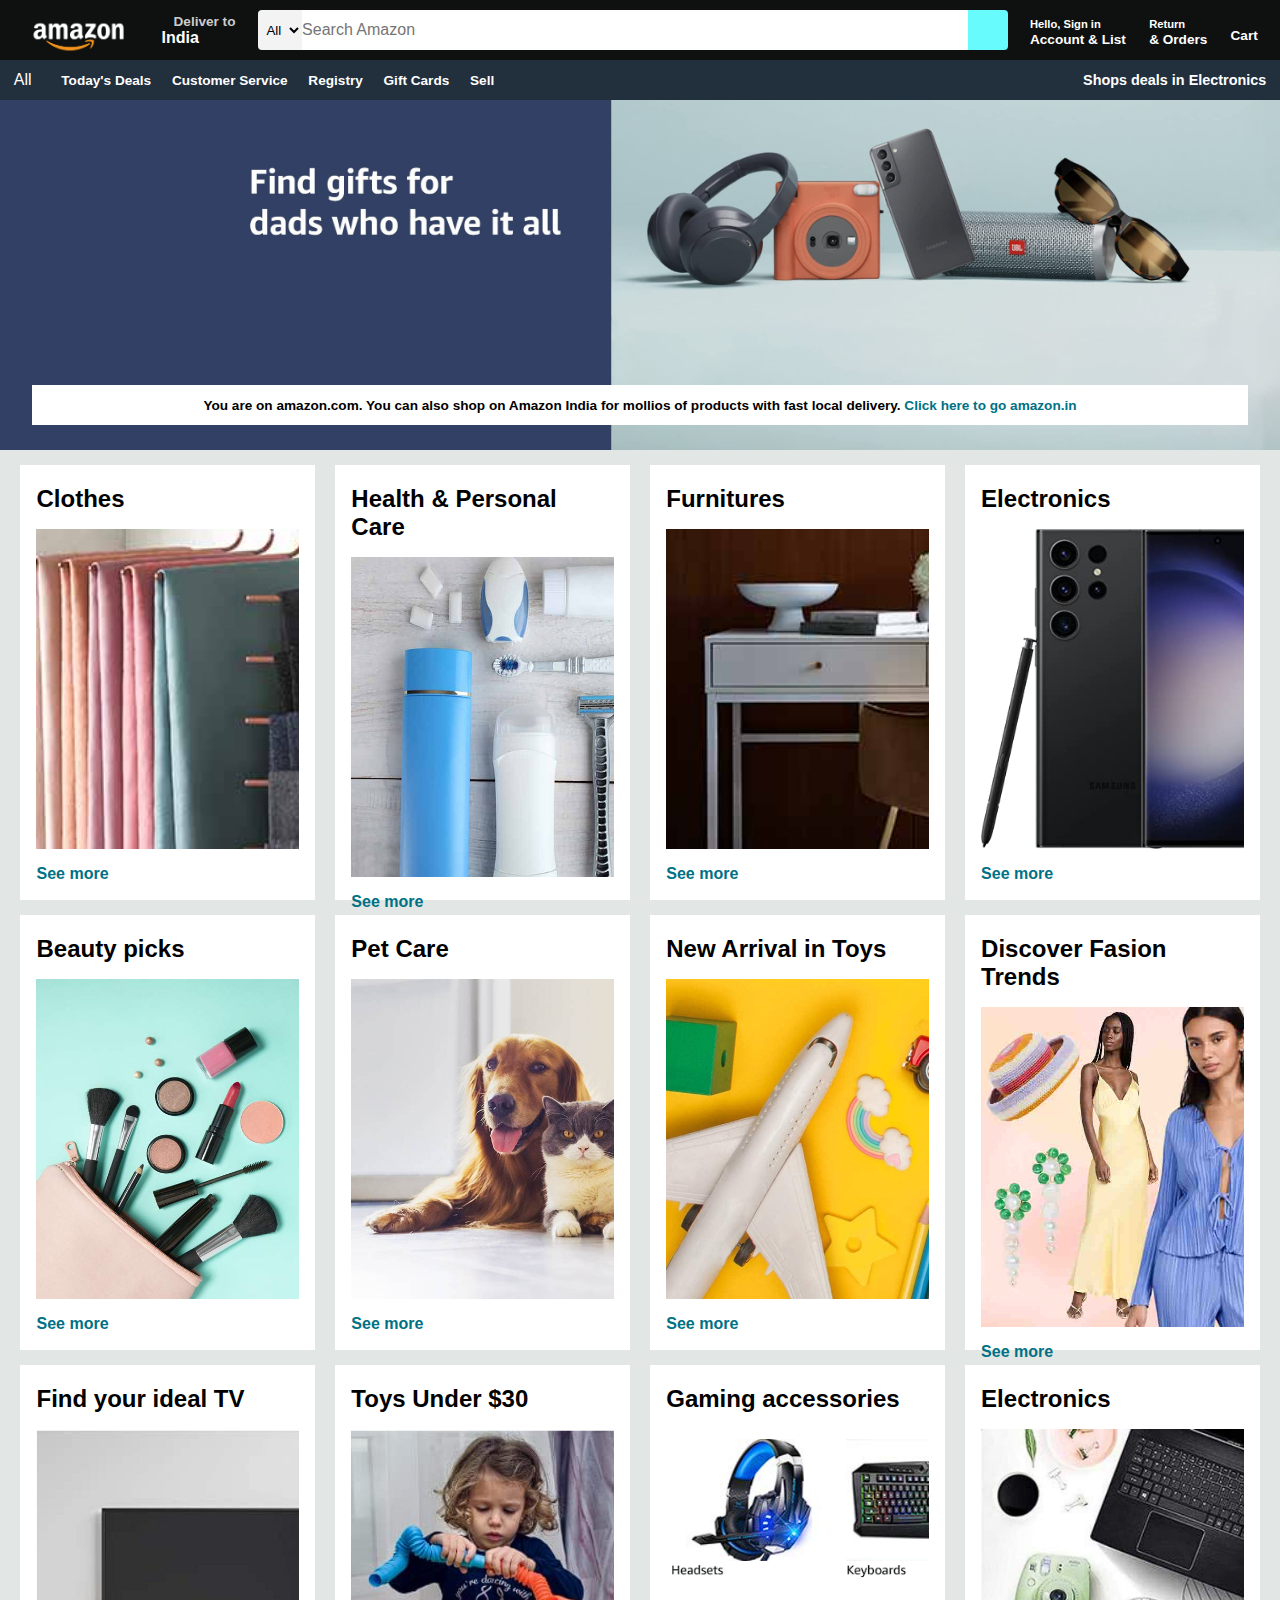
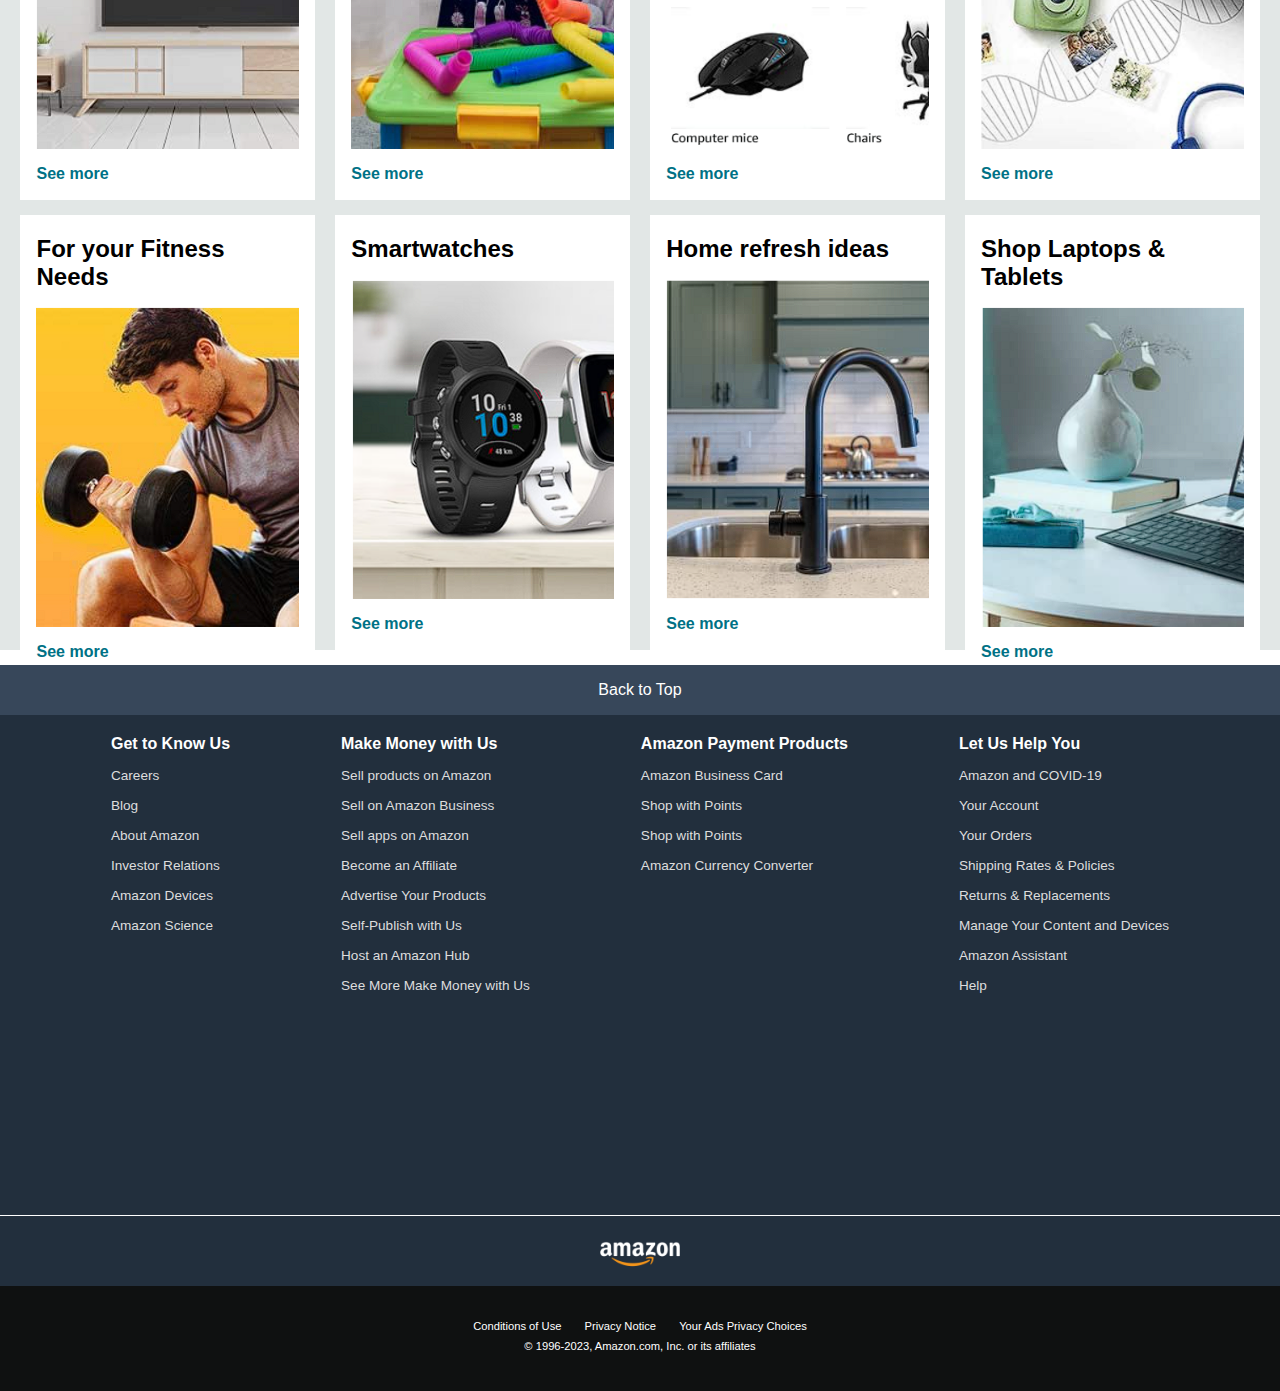
<file: Amazon Clone/index.html>
<!DOCTYPE html>
<html lang="en">
<head>
    <meta charset="UTF-8">
    <meta name="viewport" content="width=device-width, initial-scale=1.0">
    <link rel="icon" href="./Photos/icon.png">
    <title>Amazon.com. Spend less. Smile more.</title>
    <link rel="stylesheet" href="style.css">
    <link rel="stylesheet" href="https://cdnjs.cloudflare.com/ajax/libs/font-awesome/6.4.2/css/all.min.css" integrity="sha512-z3gLpd7yknf1YoNbCzqRKc4qyor8gaKU1qmn+CShxbuBusANI9QpRohGBreCFkKxLhei6S9CQXFEbbKuqLg0DA==" crossorigin="anonymous" referrerpolicy="no-referrer" />
</head>
<body>
    <header>
        <div class="navbar">
            <div class="navlogo border">
                <div class="logo"></div>
            </div>

            <div class="address border">
                <p class="address1">Deliver to</p>
                <div class="icon">
                    <i class="fa-solid fa-location-dot"></i>
                    <p class="address2">India</p>
                </div>
            </div>

            <div class="nav_search">
                <select class="search_option">
                    <option>All</option>
                </select>
                <input class="search_bar" placeholder="Search Amazon">
                <div class="search_icon">
                    <i class="fa-solid fa-magnifying-glass"></i>
                </div>
            </div>
            
            <div class="login border">
                <p><span>Hello, Sign in</span></p>
                <p class="info">Account & List</p>
            </div>

            <div class="return border">
                <p><span>Return</span></p>
                <p class="info">& Orders</p>
            </div>

            <div class="cart border">
                <i class="fa-solid fa-cart-shopping"></i>
                Cart
            </div>
        </div>

        <div class="pannel">
            <div class="pannel_all border">
                <i class="fa-solid fa-bars"></i>
                All
            </div>
    
            <div class="paneel_option">
                <p class="border">Today's Deals</p>
                <p class="border">Customer Service</p>
                <p class="border">Registry</p>
                <p class="border">Gift Cards</p>
                <p class="border">Sell</p>
            </div>
    
            <div class="paneel_deals border">
                Shops deals in Electronics
            </div>
        </div>
       
    </header>

    <div class="hero">
        <div class="hero_message">
            <p>You are on amazon.com. You can also shop on Amazon India for mollios of products with fast local delivery. <a>Click here to go amazon.in</a></p>
        </div>
    </div>

    <div class="shop">
        <div class="box1 box">
            <div class="box_content">
                <h2>Clothes</h2>
                <div class="img" style="background-image: url(./Photos/box1_image.jpg) ;"></div>
                <p>See more</p>
            </div>
        </div>
        <div class="box2 box">
            <div class="box_content">
                <h2>Health & Personal Care</h2>
                <div class="img" style="background-image: url(./Photos/box2_image.jpg) ;"></div>
                <p>See more</p>
            </div>
        </div>
        <div class="box3 box">
            <div class="box_content">
                <h2>Furnitures</h2>
                <div class="img" style="background-image: url(./Photos/box3_image.jpg) ;"></div>
                <p>See more</p>
            </div>
        </div>
        <div class="box4 box">
            <div class="box_content">
                <h2>Electronics</h2>
                <div class="img" style="background-image: url(./Photos/box4_image.jpg) ;"></div>
                <p>See more</p>
            </div>
        </div>
        <div class="box5 box">
            <div class="box_content">
                <h2>Beauty picks</h2>
                <div class="img" style="background-image: url(./Photos/box5_image.jpg) ;"></div>
                <p>See more</p>
            </div>
        </div>
        <div class="box6 box">
            <div class="box_content">
                <h2>Pet Care</h2>
                <div class="img" style="background-image: url(./Photos/box6_image.jpg) ;"></div>
                <p>See more</p>
            </div>
        </div>
        <div class="box7 box">
            <div class="box_content">
                <h2>New Arrival in Toys</h2>
                <div class="img" style="background-image: url(./Photos/box7_image.jpg) ;"></div>
                <p>See more</p>
            </div>
        </div>
        <div class="box8 box">
            <div class="box_content">
                <h2>Discover Fasion Trends</h2>
                <div class="img" style="background-image: url(./Photos/box8_image.jpg) ;"></div>
                <p>See more</p>
            </div>
        </div>
        <div class="box9 box">
            <div class="box_content">
                <h2>Find your ideal TV</h2>
                <div class="img" style="background-image: url(./Photos/box9_image.png) ;"></div>
                <p>See more</p>
            </div>
        </div>
        <div class="box10 box">
            <div class="box_content">
                <h2>Toys Under $30</h2>
                <div class="img" style="background-image: url(./Photos/box10_image.png) ;"></div>
                <p>See more</p>
            </div>
        </div>
        <div class="box11 box">
            <div class="box_content">
                <h2>Gaming accessories</h2>
                <div class="img" style="background-image: url(./Photos/box11_image.png) ;"></div>
                <p>See more</p>
            </div>
        </div>
        <div class="box12 box">
            <div class="box_content">
                <h2>Electronics</h2>
                <div class="img" style="background-image: url(./Photos/box12_image.png) ;"></div>
                <p>See more</p>
            </div>
        </div>
        <div class="box13 box">
            <div class="box_content">
                <h2>For your Fitness Needs</h2>
                <div class="img" style="background-image: url(./Photos/box13_image.png) ;"></div>
                <p>See more</p>
            </div>
        </div>
        <div class="box14 box">
            <div class="box_content">
                <h2>Smartwatches</h2>
                <div class="img" style="background-image: url(./Photos/box14_image.png) ;"></div>
                <p>See more</p>
            </div>
        </div>
        <div class="box15 box">
            <div class="box_content">
                <h2>Home refresh ideas</h2>
                <div class="img" style="background-image: url(./Photos/box15_image.png) ;"></div>
                <p>See more</p>
            </div>
        </div>
        <div class="box16 box">
            <div class="box_content">
                <h2>Shop Laptops & Tablets</h2>
                <div class="img" style="background-image: url(./Photos/box16_image.png) ;"></div>
                <p>See more</p>
            </div>
        </div>
    </div>

    <footer>
        <div class="foot1">
            Back to Top
        </div>

        <div class="foot2">
            <ul>
                <p>Get to Know Us</p>
                <a>Careers</a>
                <a>Blog</a>
                <a>About Amazon</a>
                <a>Investor Relations</a>
                <a>Amazon Devices</a>
                <a>Amazon Science</a>
            </ul>

            <ul>
                <p>Make Money with Us</p>
                <a>Sell products on Amazon</a>
                <a>Sell on Amazon Business</a>
                <a>Sell apps on Amazon</a>
                <a>Become an Affiliate</a>
                <a>Advertise Your Products</a>
                <a>Self-Publish with Us</a>
                <a>Host an Amazon Hub</a>
                <a>See More Make Money with Us</a>
            </ul>

            <ul>
                <p>Amazon Payment Products</p>
                <a>Amazon Business Card</a>
                <a>Shop with Points</a>
                <a>Shop with Points</a>
                <a>Amazon Currency Converter</a>
            </ul>

            <ul>
                <p>Let Us Help You</p>
                <a>Amazon and COVID-19</a>
                <a>Your Account</a>
                <a>Your Orders</a>
                <a>Shipping Rates & Policies</a>
                <a>Returns & Replacements</a>
                <a>Manage Your Content and Devices</a>
                <a>Amazon Assistant</a>
                <a>Help</a>
            </ul>
        </div>

        <div class="foot3">
            <div class="logo1"></div>
        </div>

        <div class="foot4">
            <div class="page">
                <a>Conditions of Use</a>
                <a>Privacy Notice</a>
                <a>Your Ads Privacy Choices</a>
            </div>
            <div class="copyright">
                © 1996-2023, Amazon.com, Inc. or its affiliates
            </div>
        </div>
    </footer>
</body>
</html>
</file>
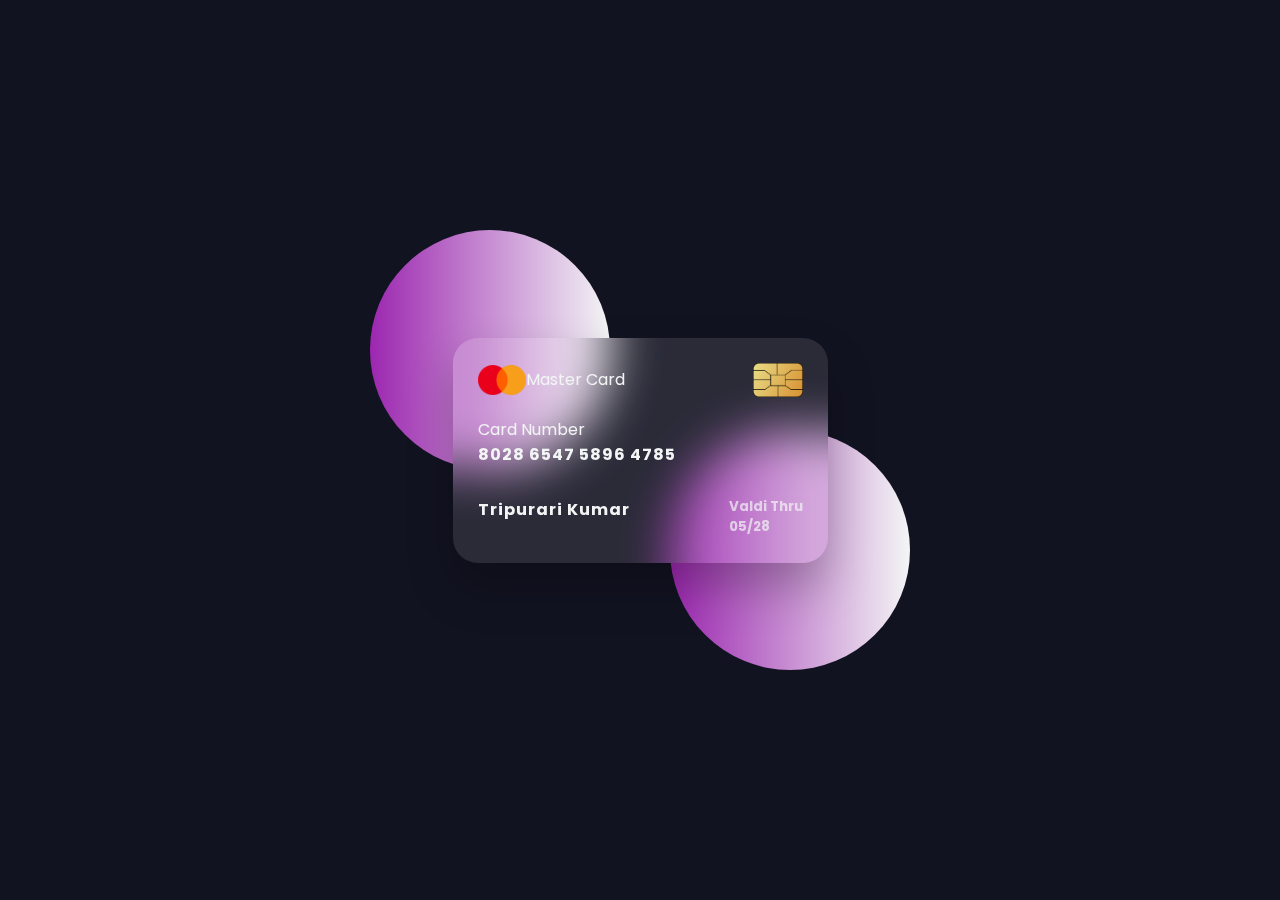
<file: ATM Card/index.html>
<!DOCTYPE html>
<html lang="en">
<head>
    <meta charset="UTF-8">
    <meta name="viewport" content="width=device-width, initial-scale=1.0">
    <title>ATM Card</title>
    <link rel="preconnect" href="https://fonts.googleapis.com">
    <link rel="preconnect" href="https://fonts.gstatic.com" crossorigin>
    <link href="https://fonts.googleapis.com/css2?family=Poppins&display=swap" rel="stylesheet">
    <link rel="stylesheet" href="style.css">
</head>
<body>
    <section>
        <div class="container">
            <div class="card front">
                <header>
                    <span class="logo">
                        <img src="logo.png" alt="logo">
                        <h5>Master Card</h5>
                    </span>
                    <img src="chip.png" alt="chip" class="chip">
                </header>

                <div class="details">
                    <p>Card Number</p>
                    <h4>8028 6547 5896 4785</h4>
                </div>

                <div class="footer">
                    <h4>Tripurari Kumar</h4>
                    <div class="num">
                        <h6>Valdi Thru</h6>
                        <h6>05/28</h6>
                    </div>
                </div>
            </div>
             
            <!-- <div class="card back">
                <h6>
                    Customer Care :- +911 14000 1455
                    Email :- mastercardhelpline@gmail.com
                </h6>
                <span class="magnetic">
                    <div class="sign"></div>
                </span>
            </div> -->
        </div>
    </section>
</body>
</html>
</file>
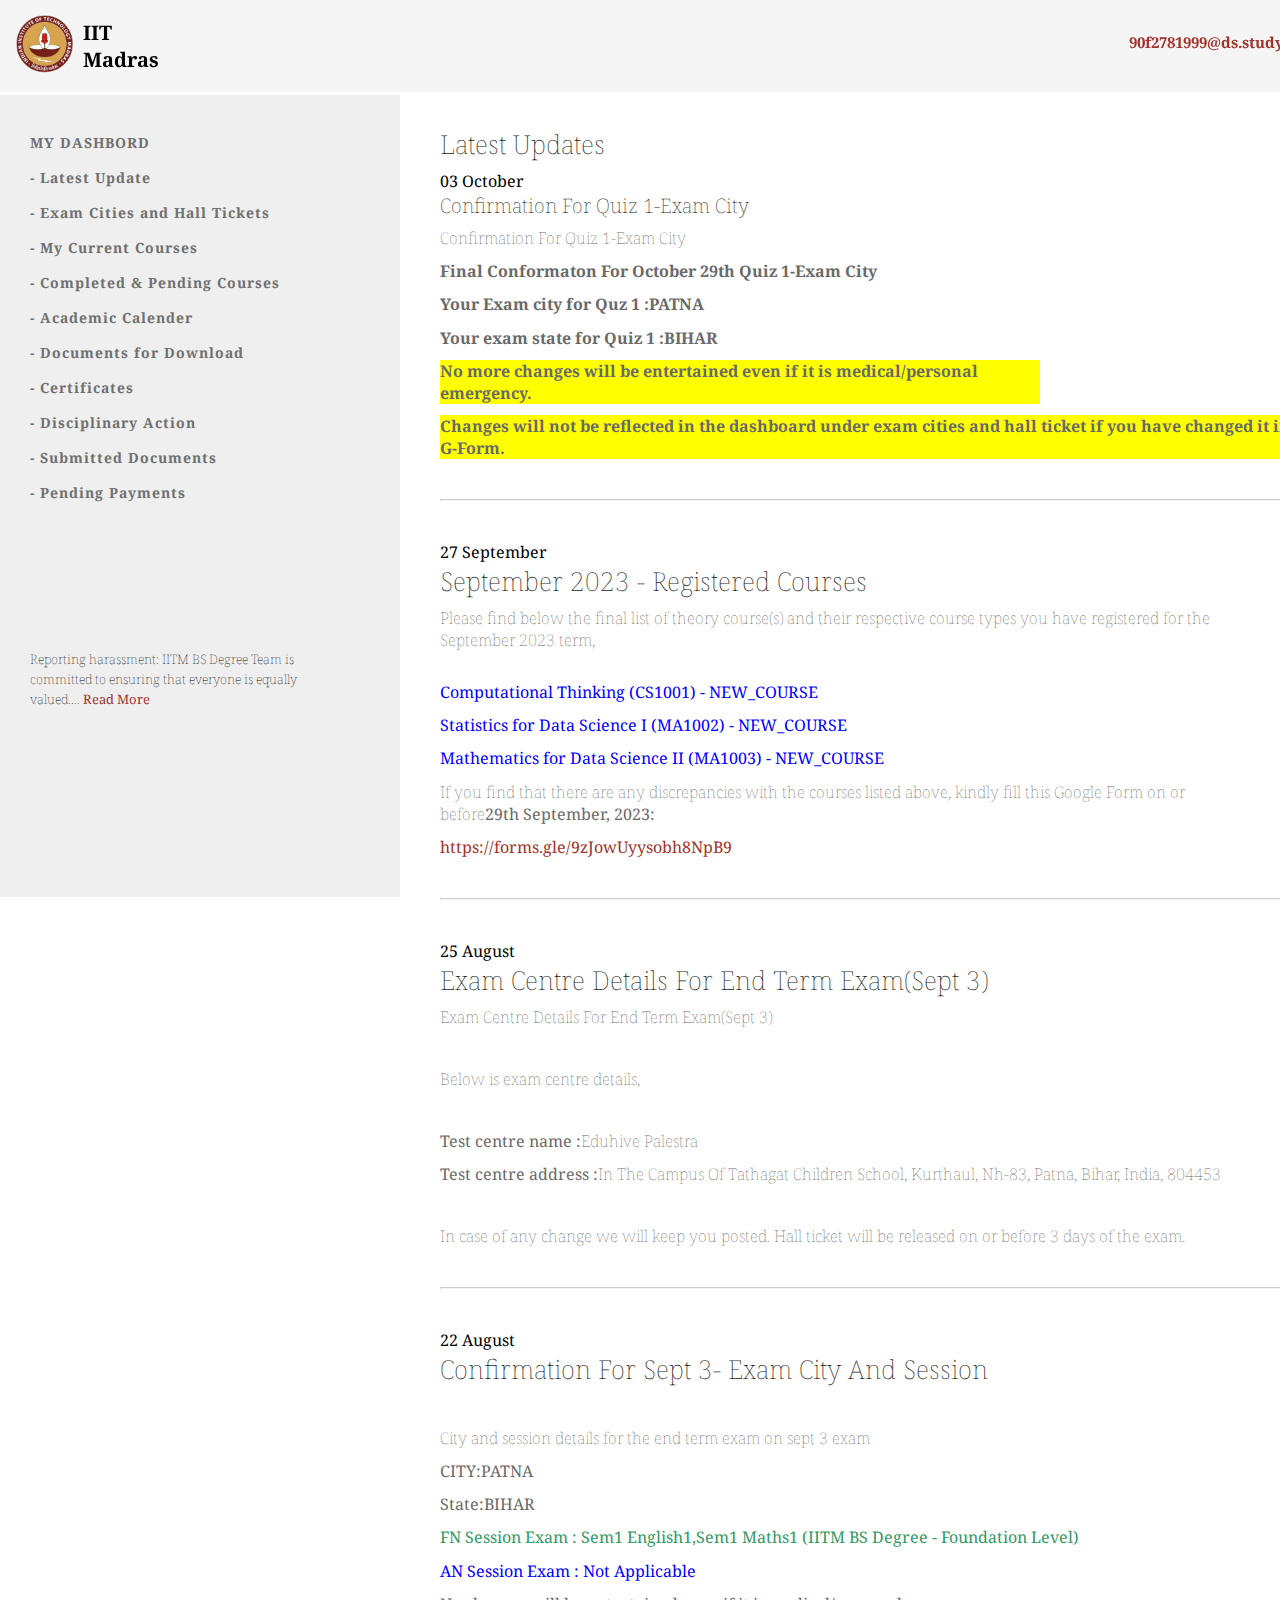
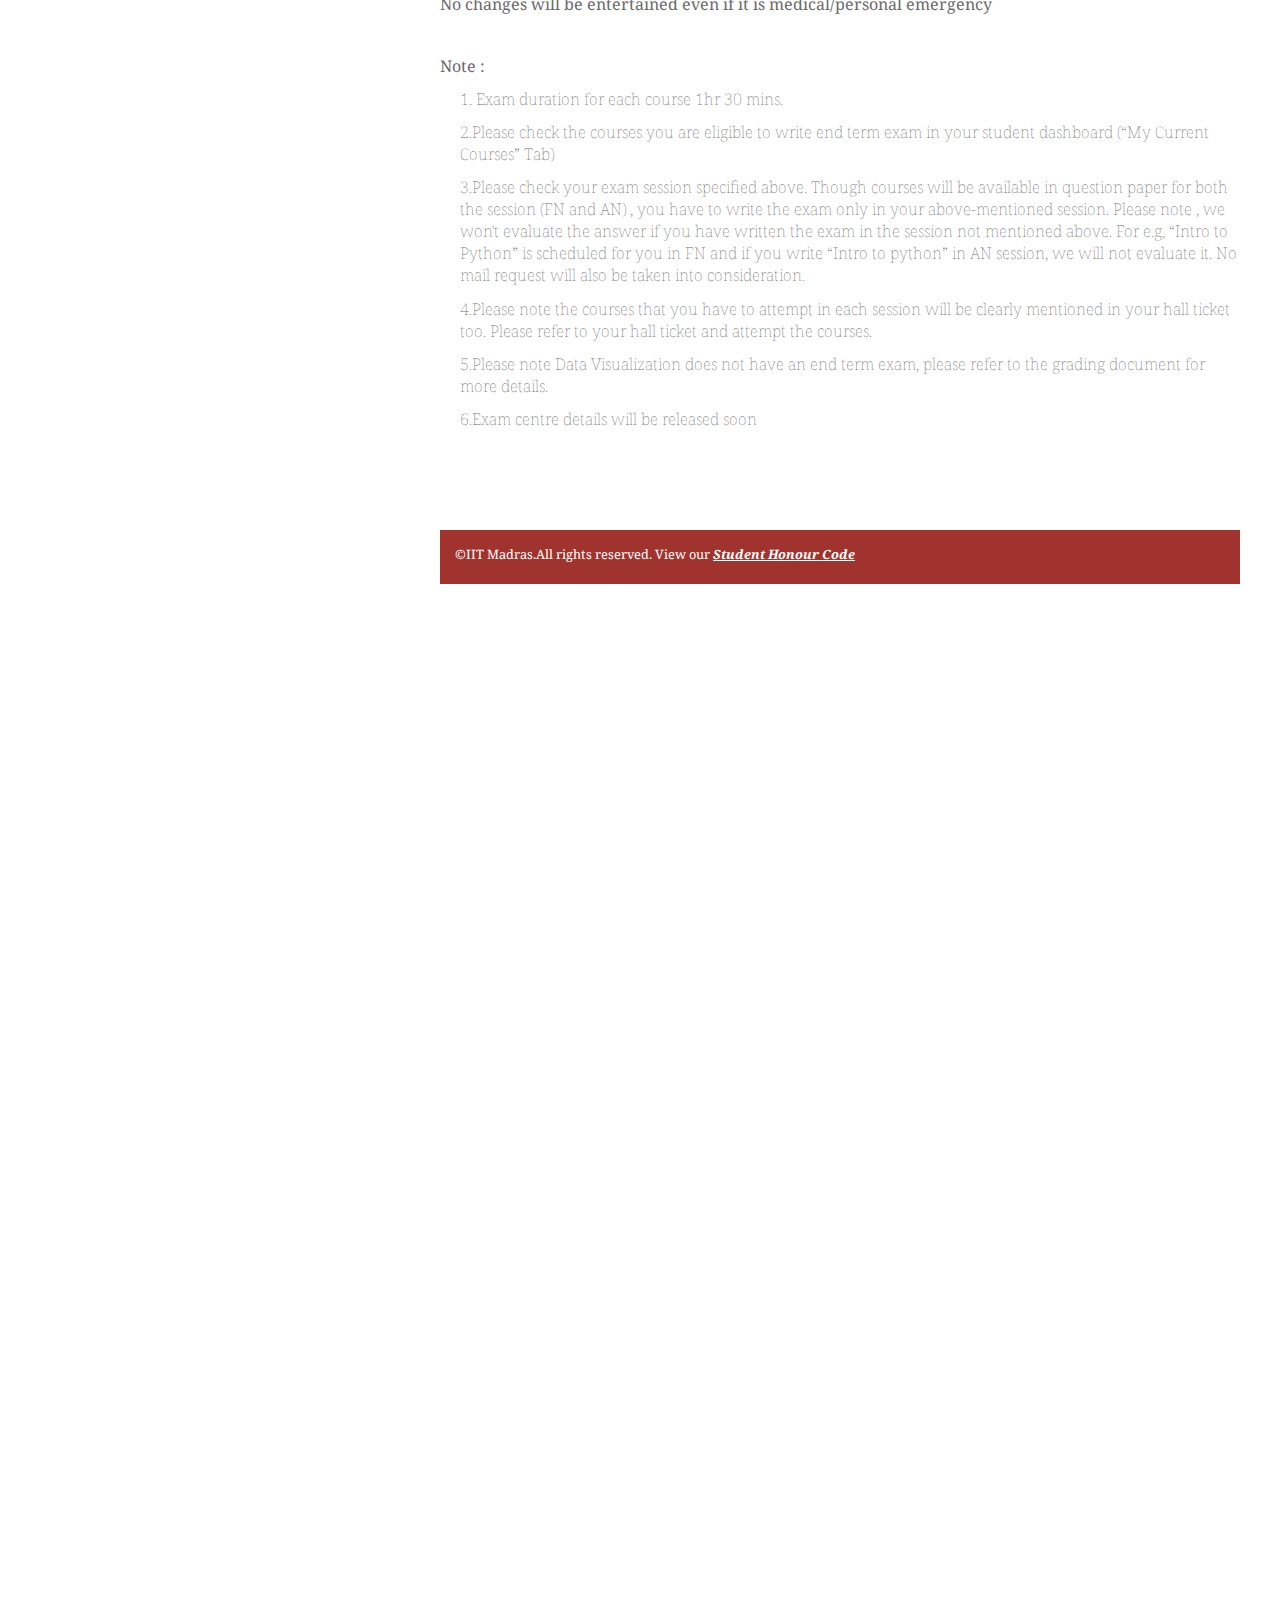
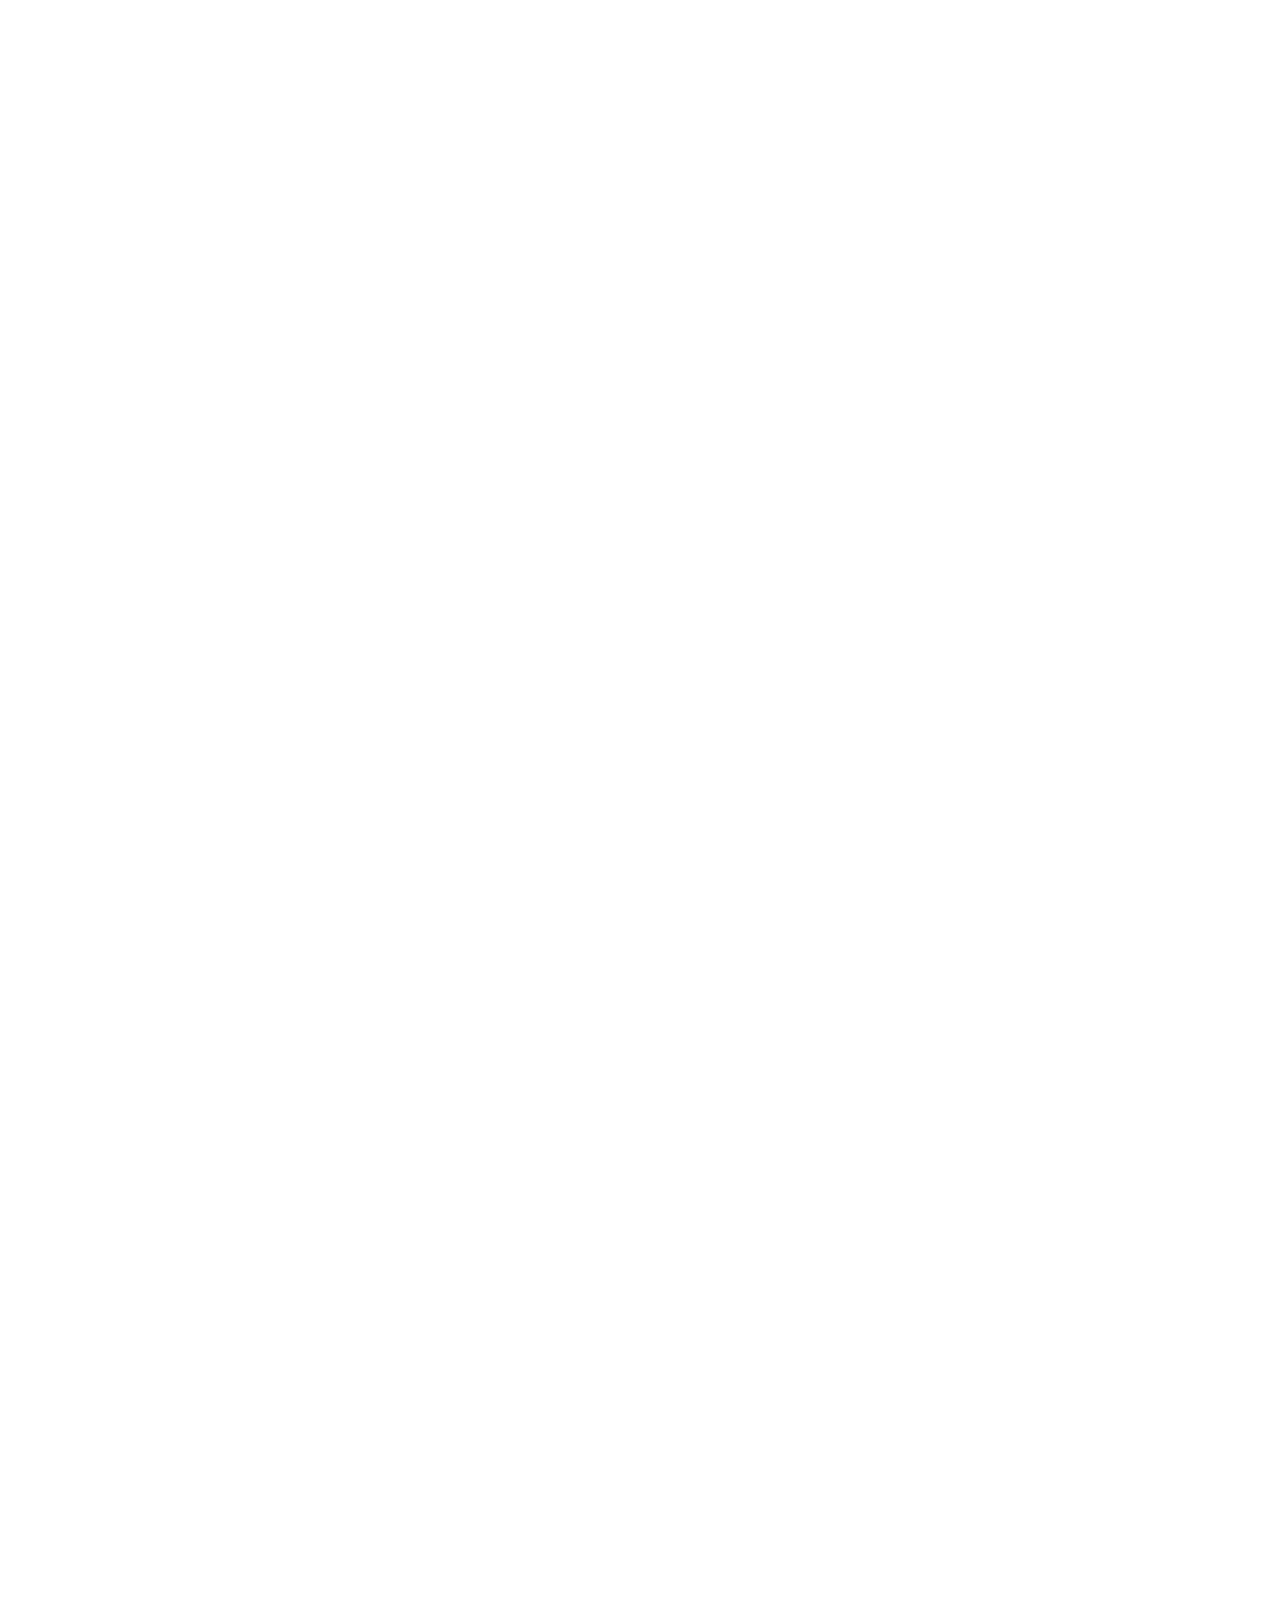
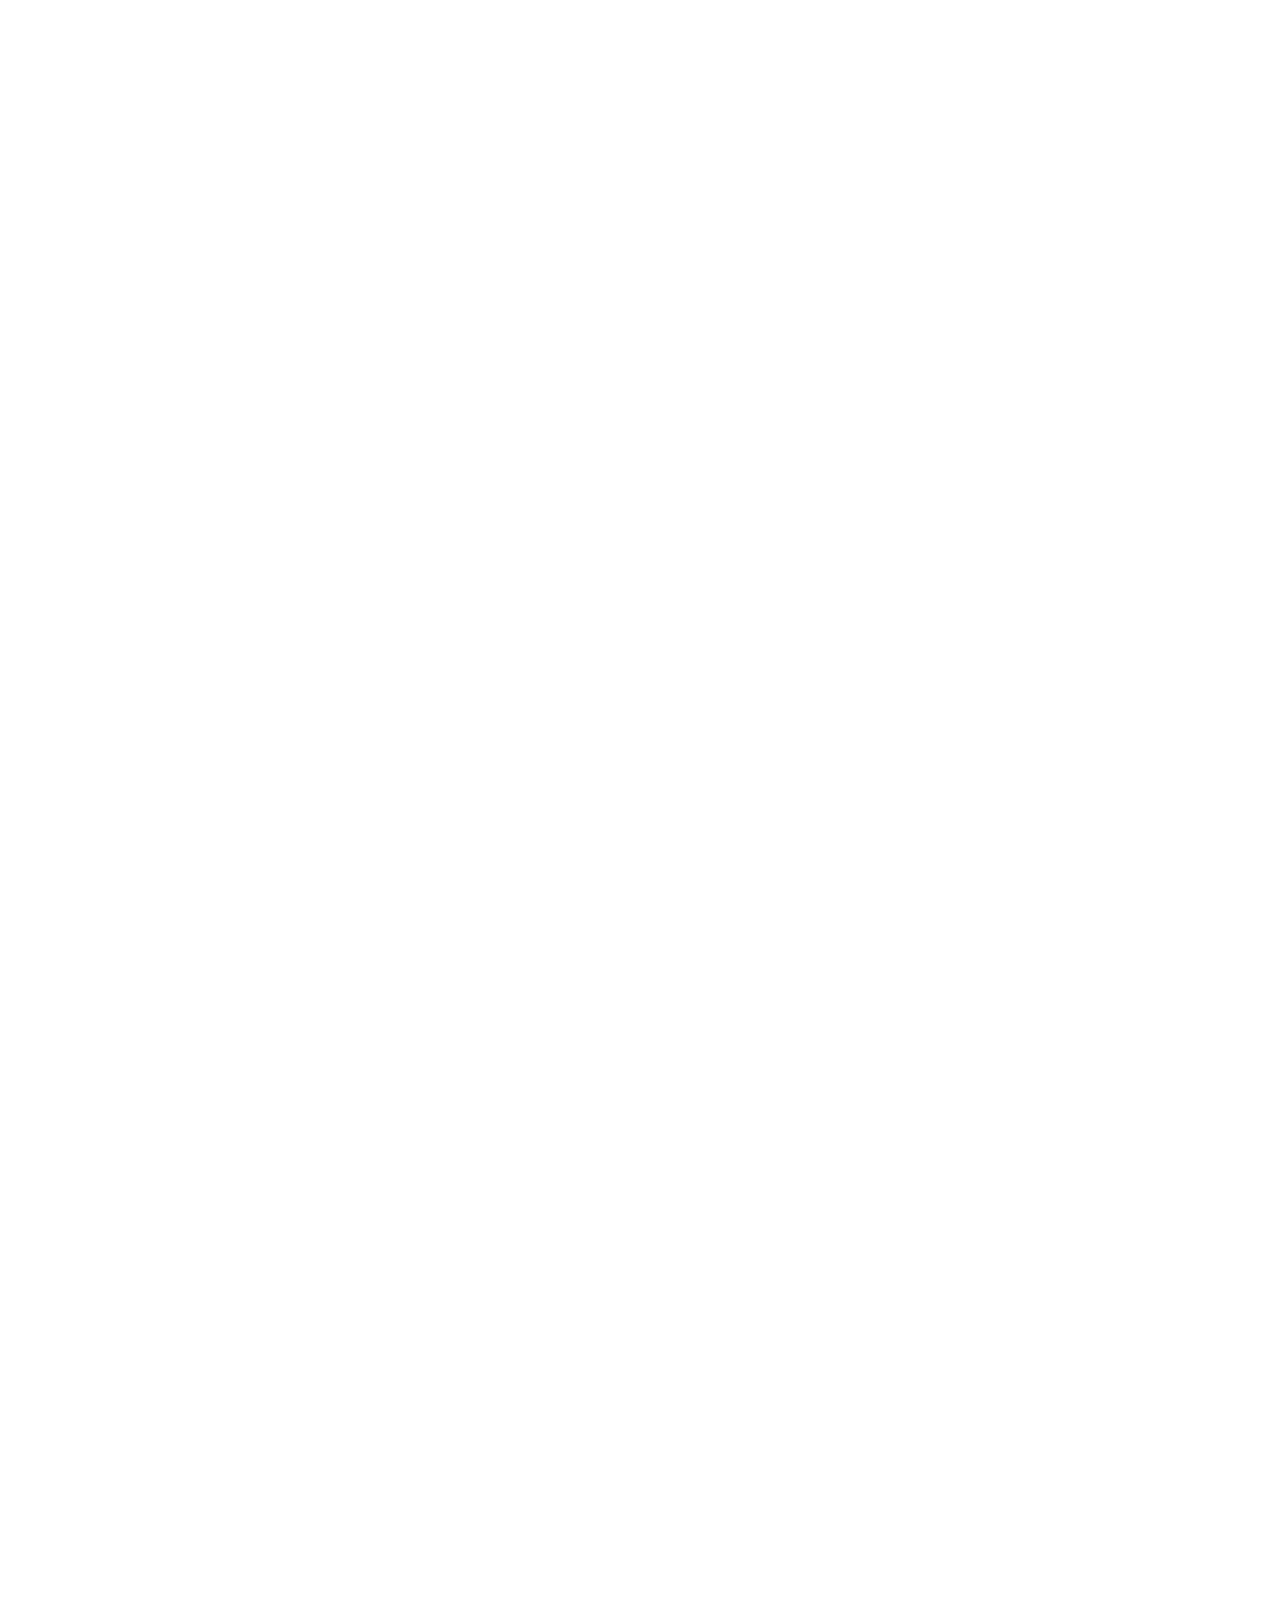
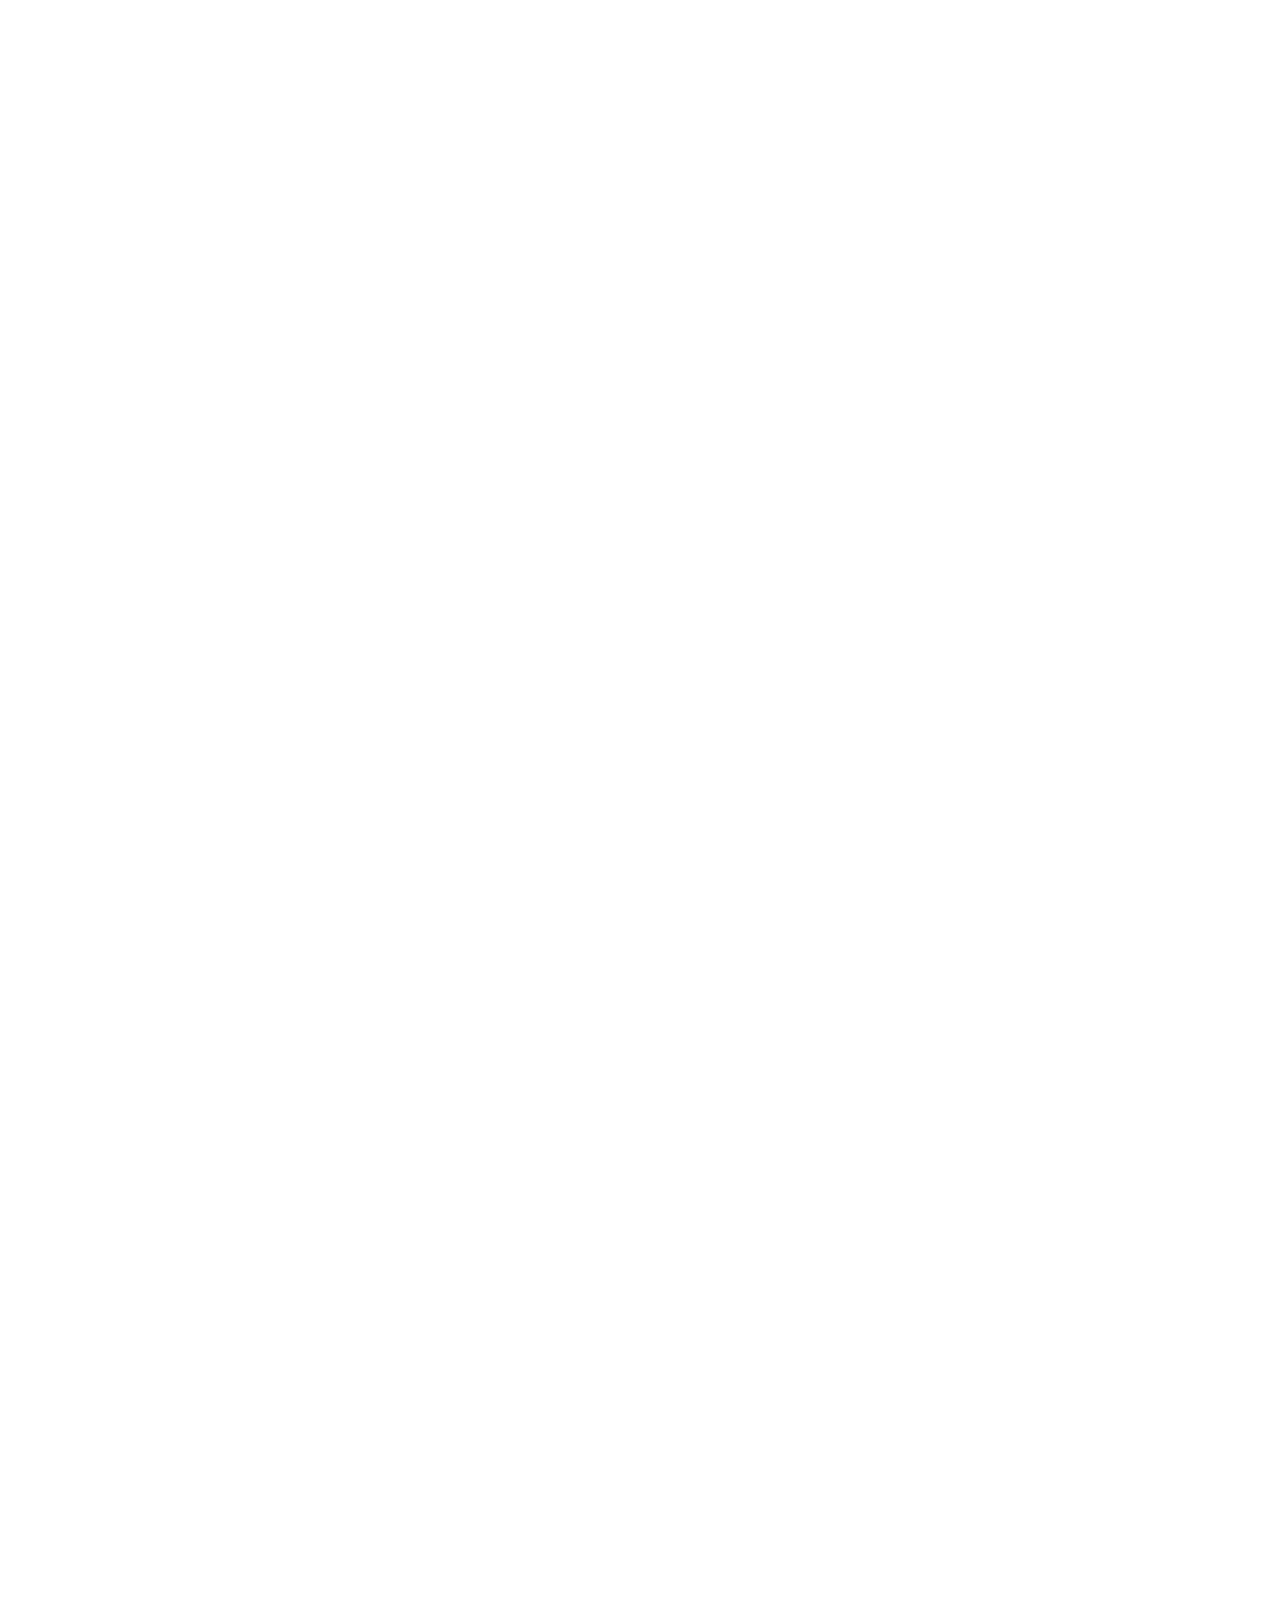
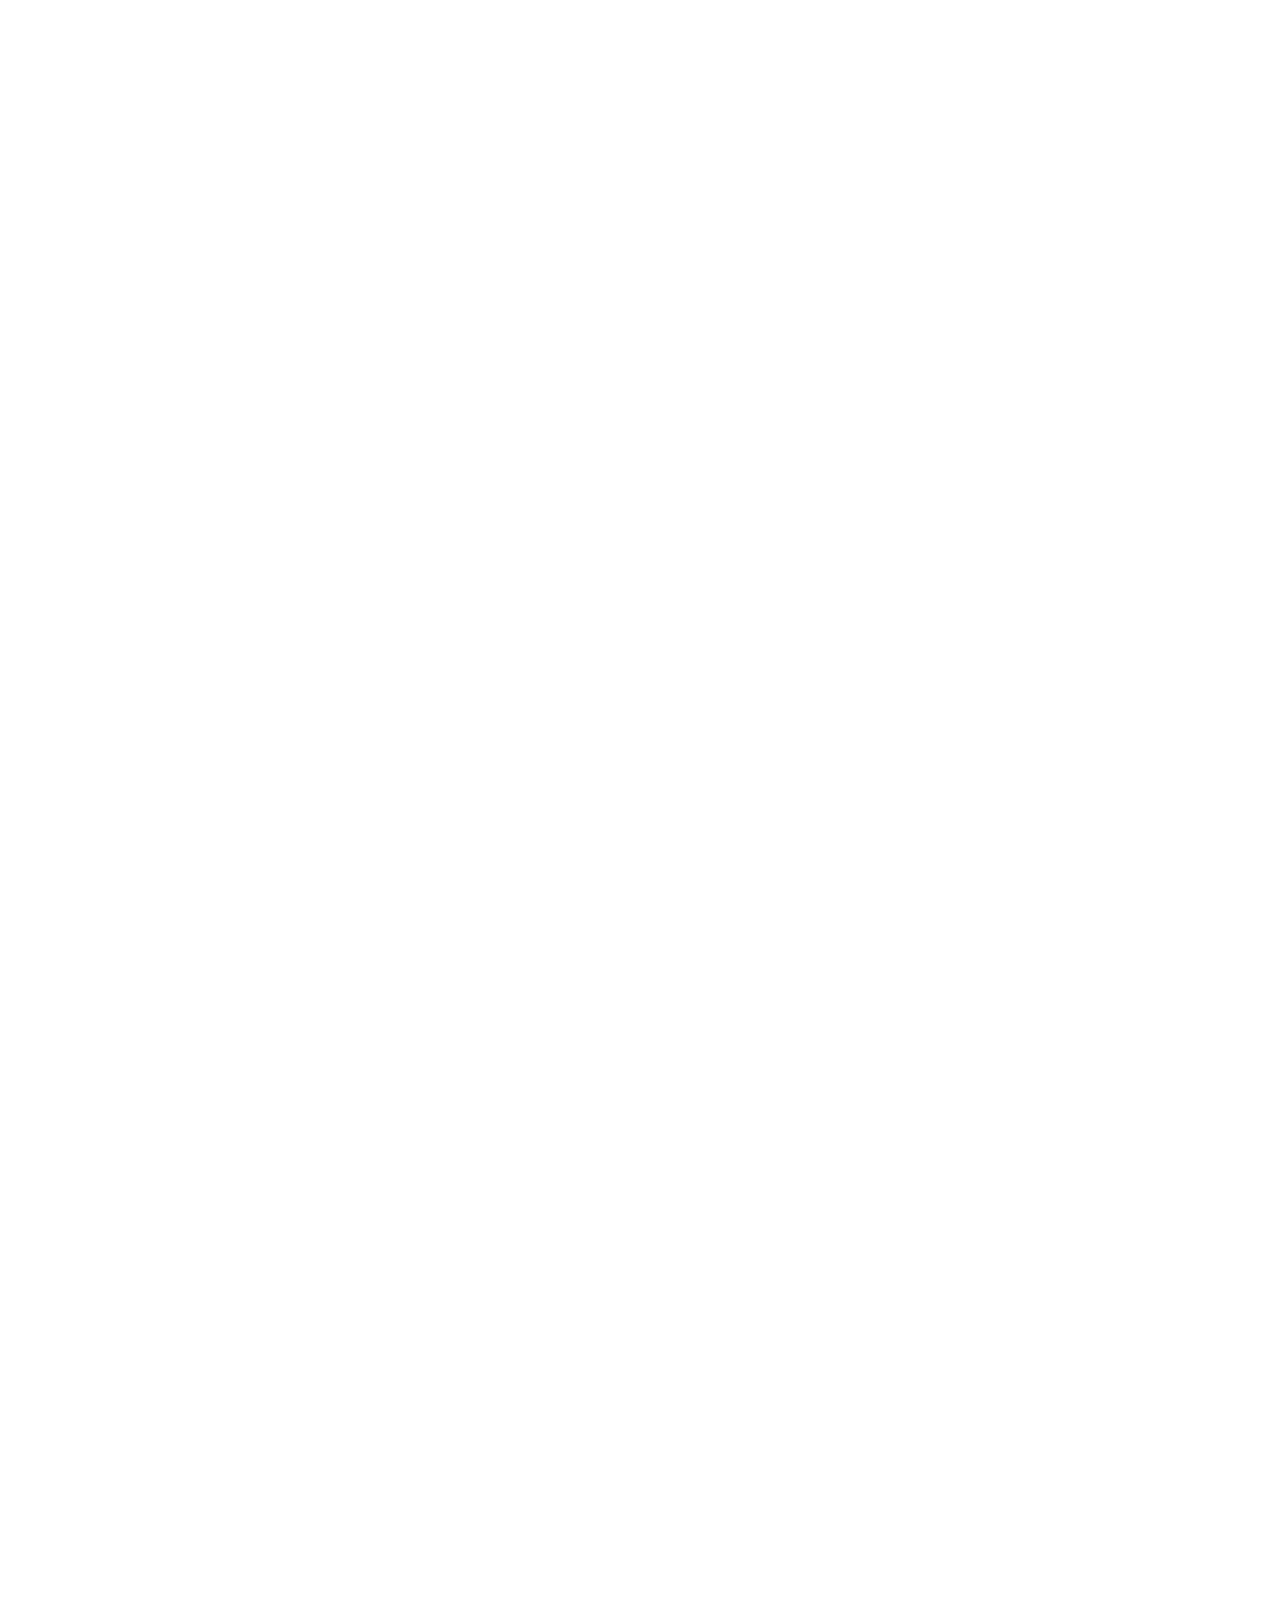
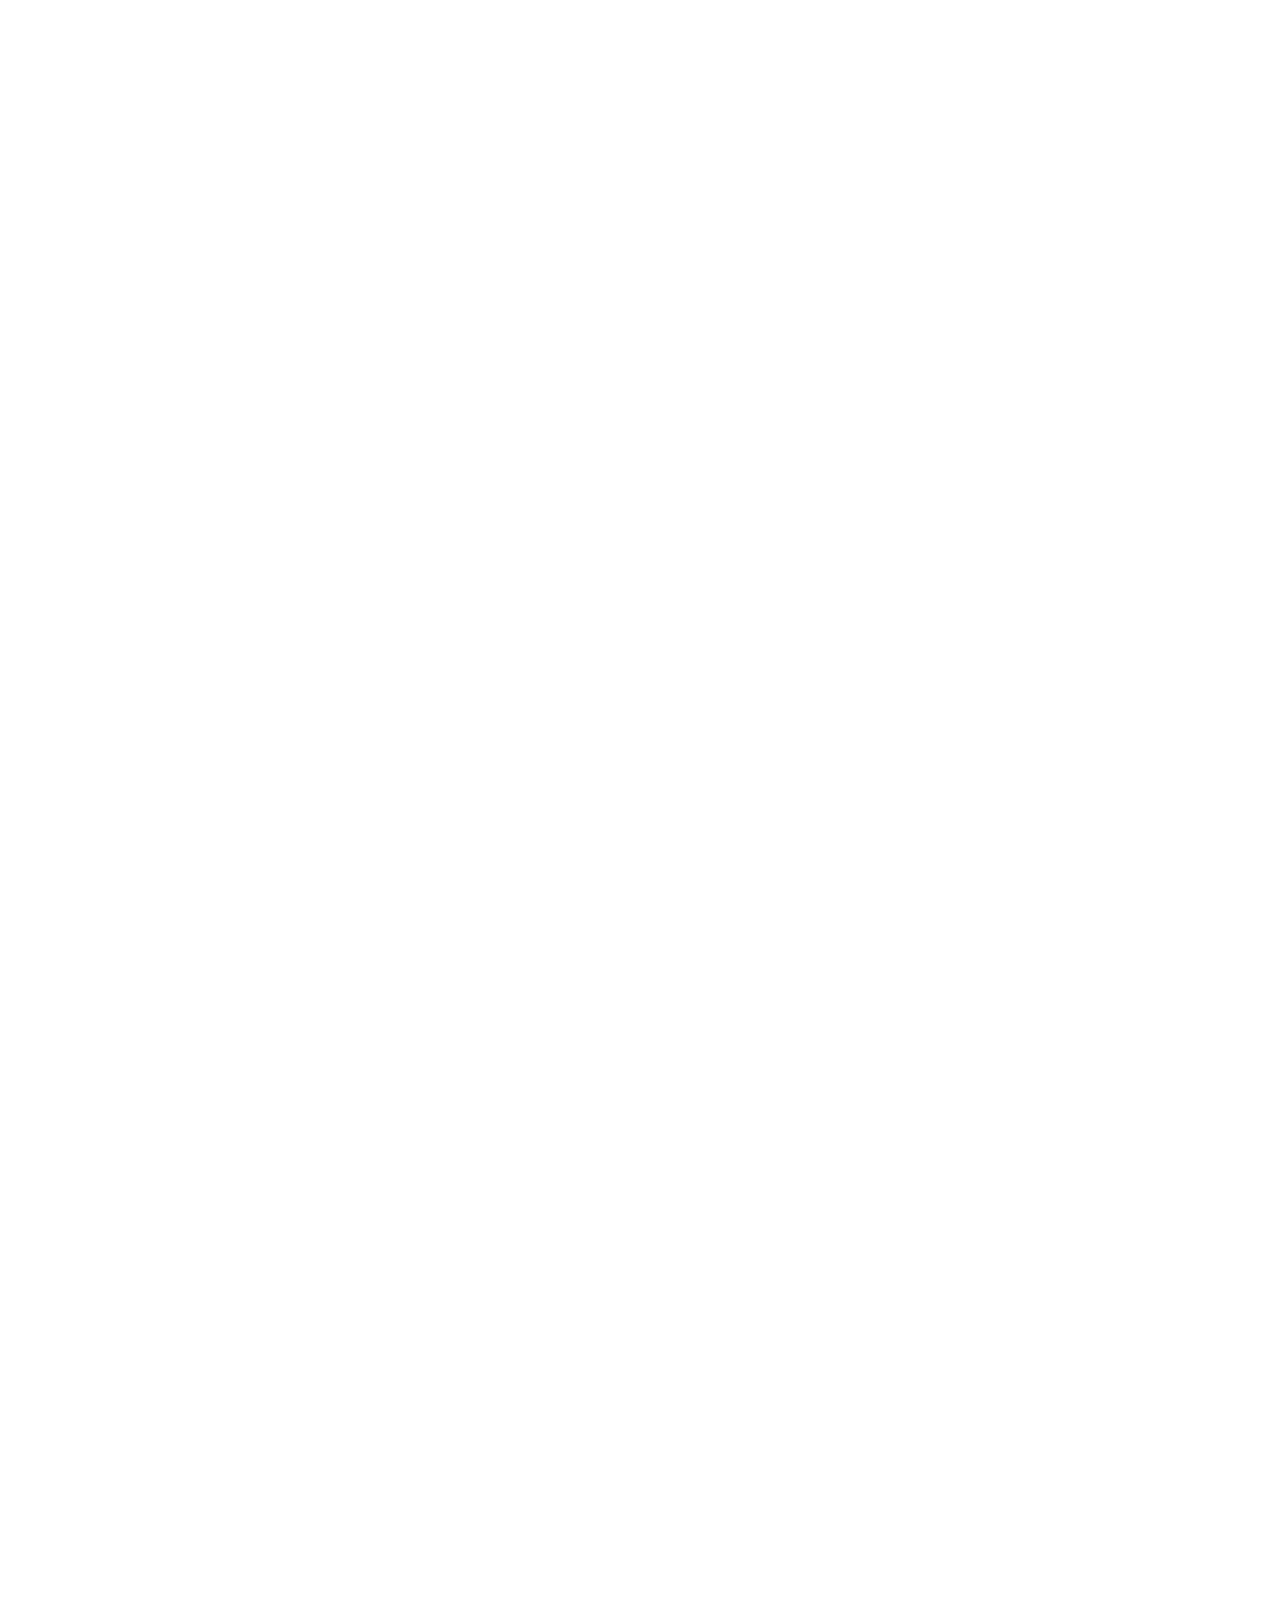
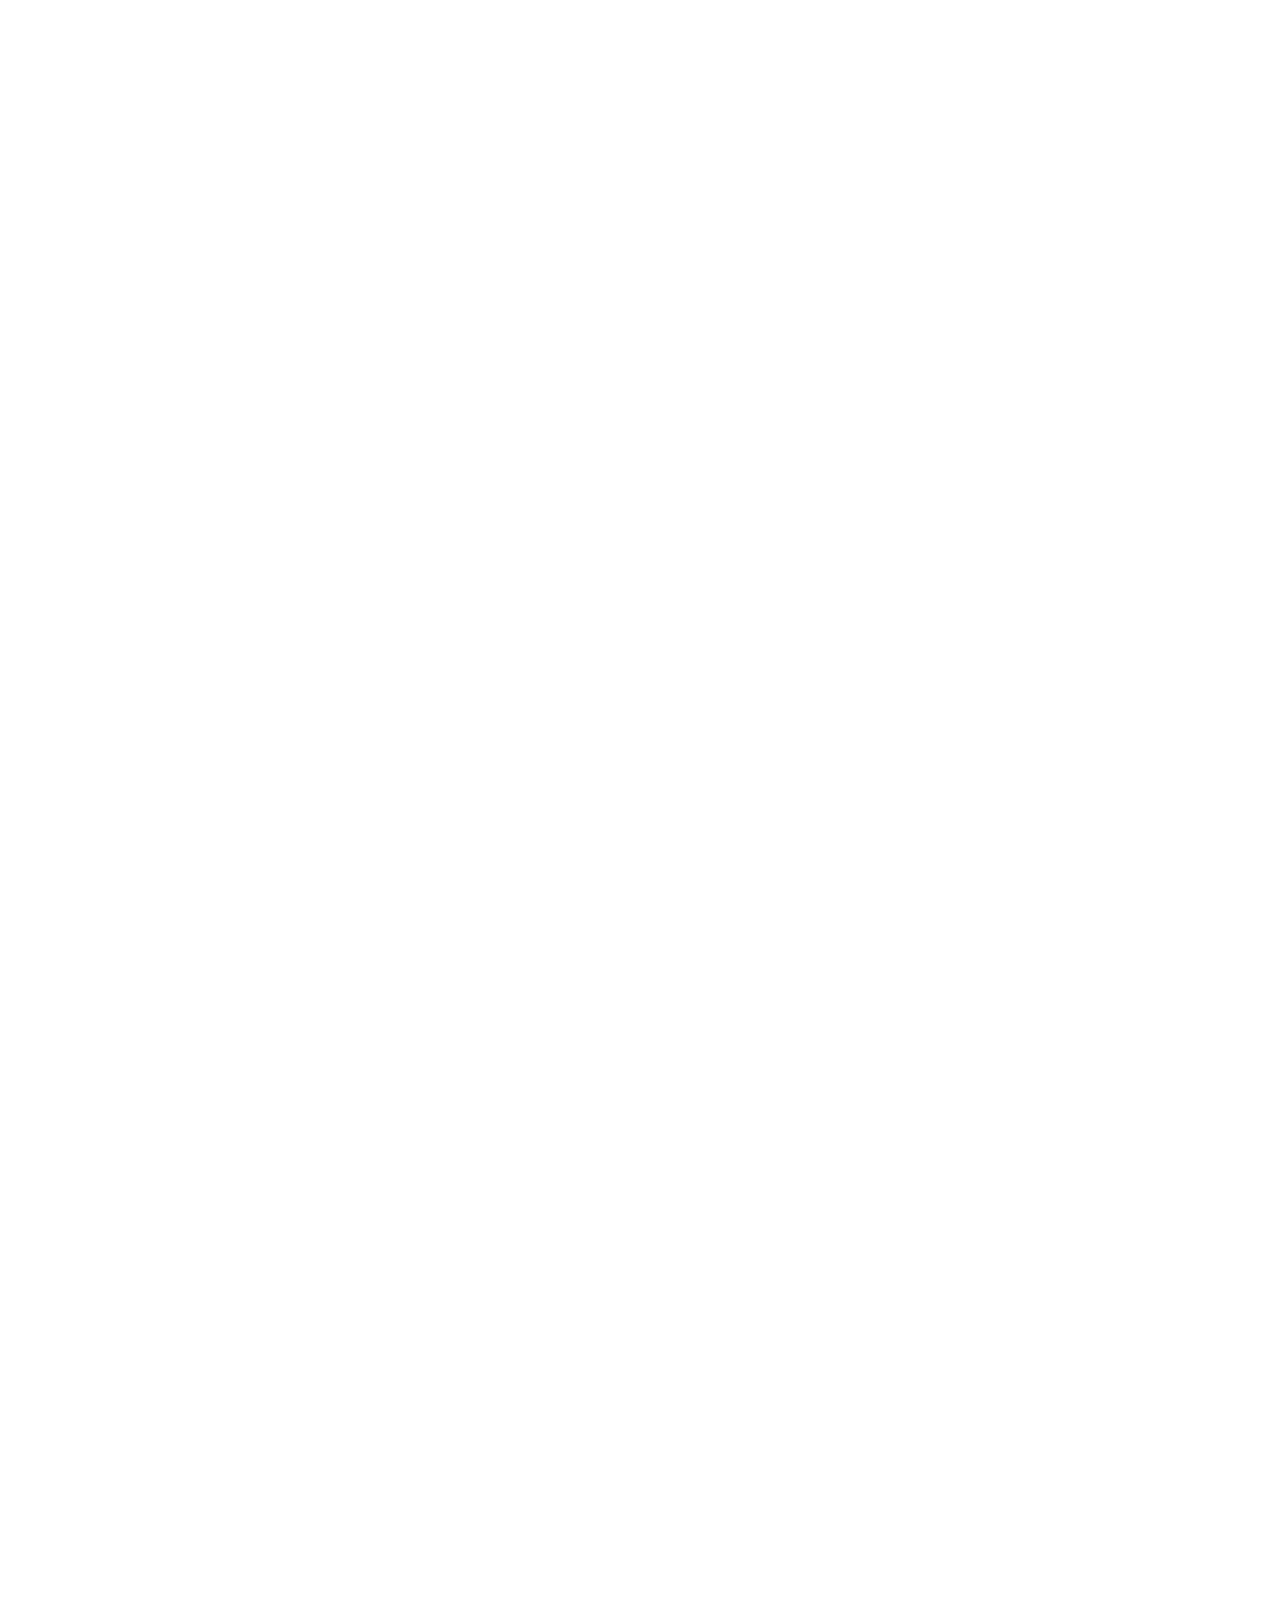
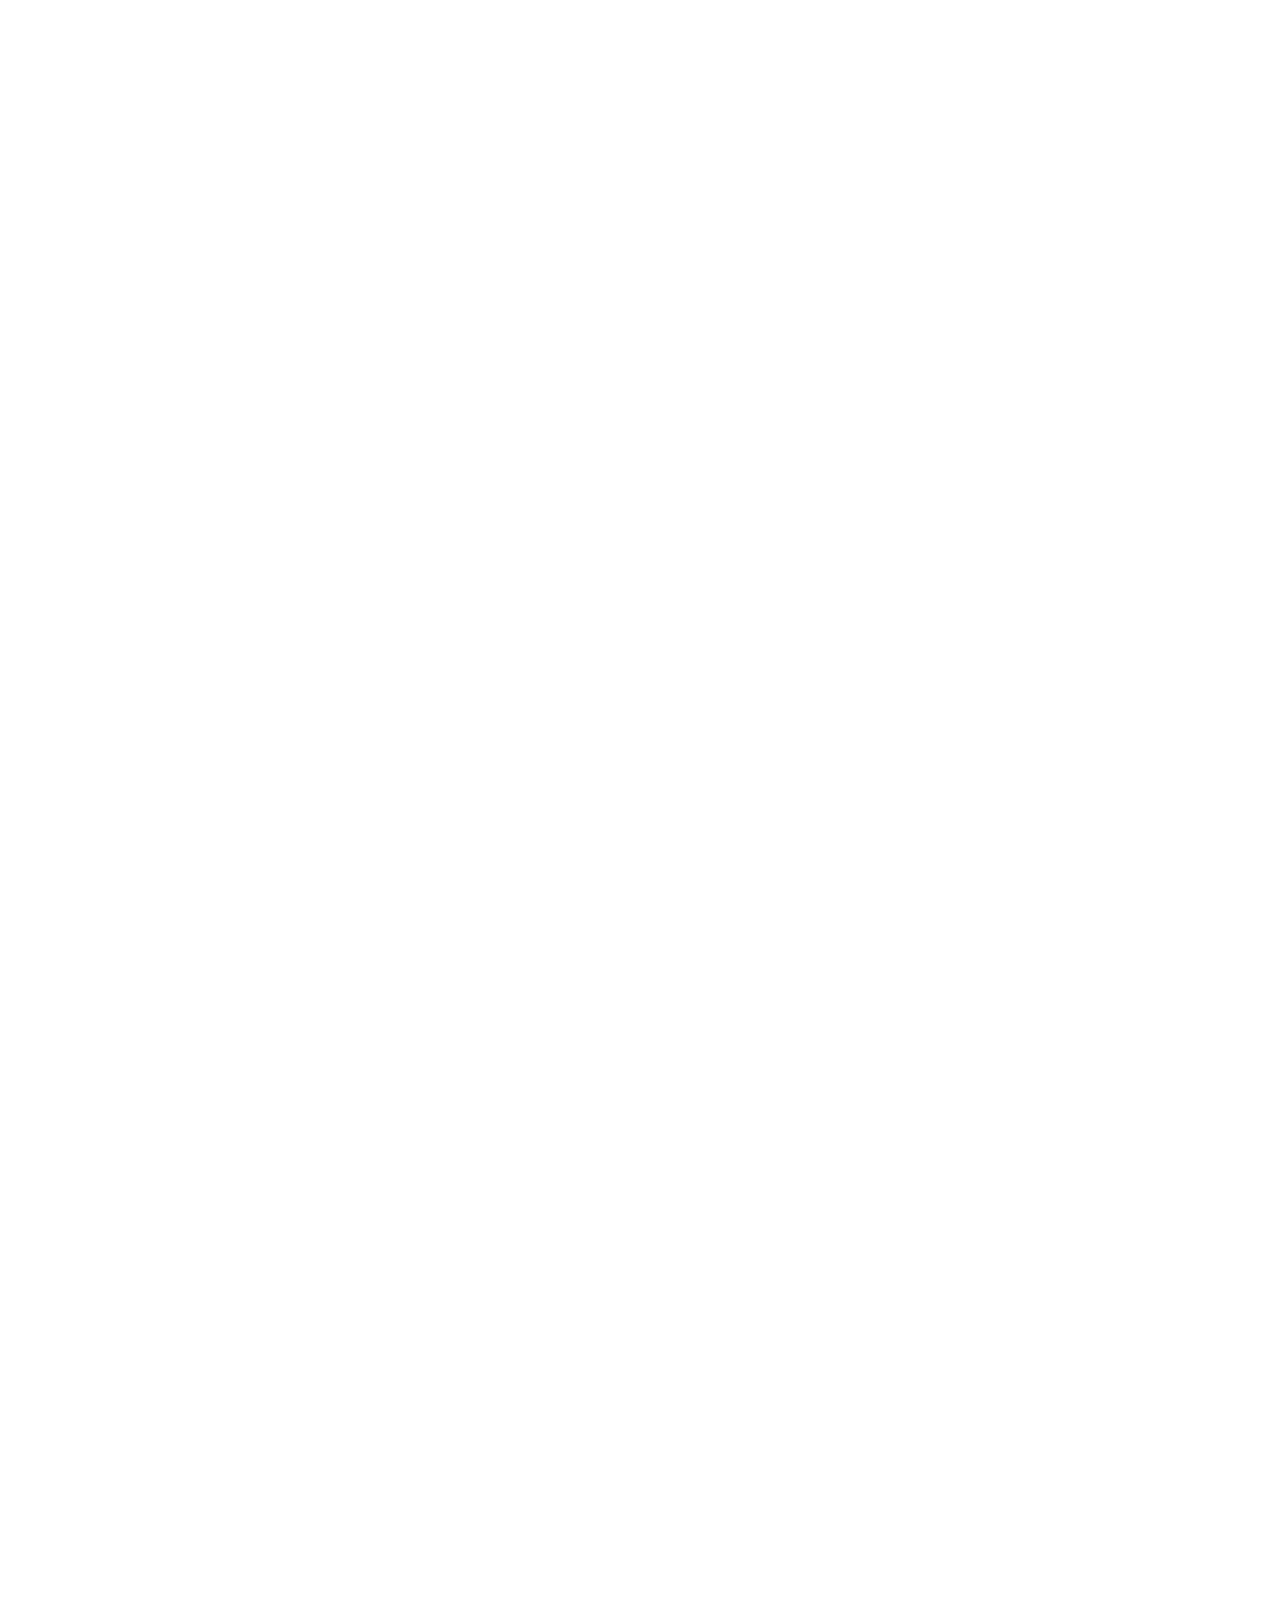
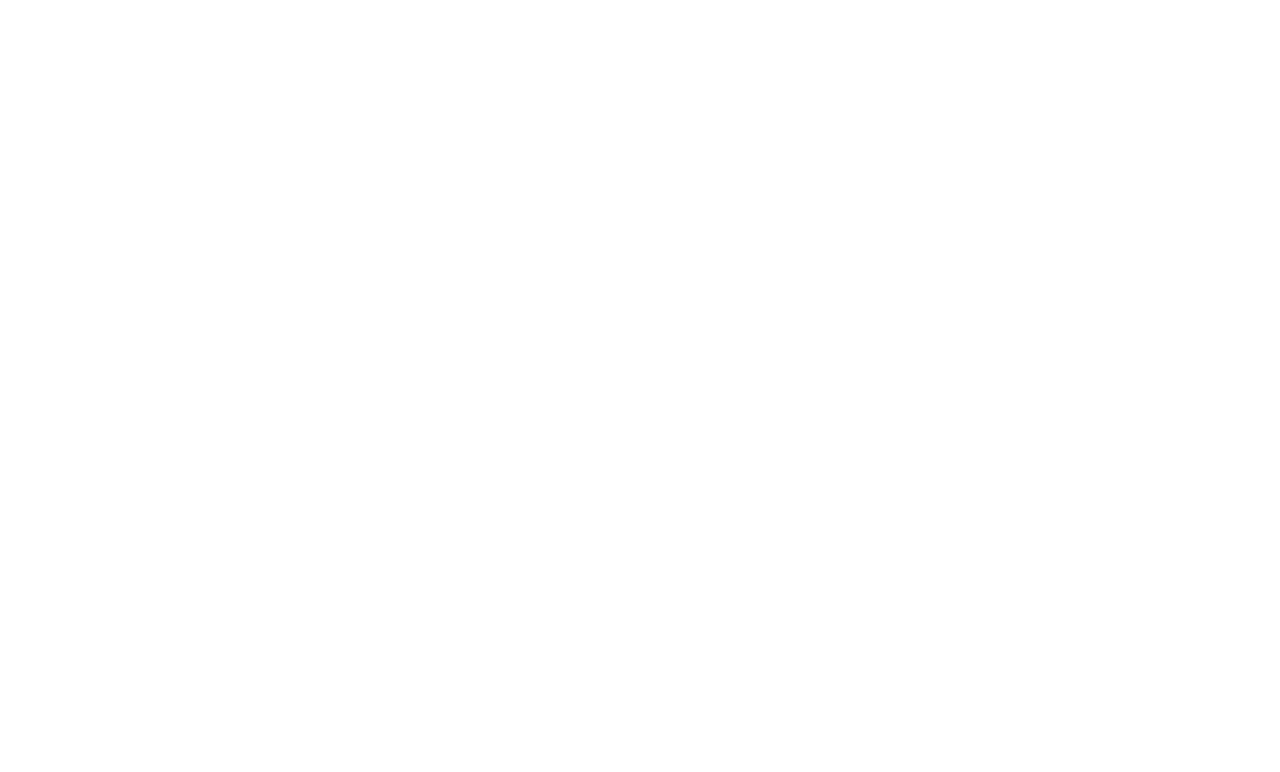
<file: IITM BS Clone/Index.html>
<!DOCTYPE html>
<html lang="en">
<head>
    <meta charset="UTF-8">
    <meta name="viewport" content="width=device-width, initial-scale=1.0">
    <link rel="icon" href="./Img/Logo.png">
    <title>My Dashboard - IIT Madras Online Degree Program</title>
    <link rel="preconnect" href="https://fonts.googleapis.com">
    <link rel="preconnect" href="https://fonts.gstatic.com" crossorigin>
    <link href="https://fonts.googleapis.com/css2?family=Noto+Serif&display=swap" rel="stylesheet">
    <link rel="stylesheet" href="style.css">
</head>
<body>
    <div class="navbar">
        <div class="image">
            <img src="./Img/Logo.png" alt="Logo">
        </div>
        <h1>IIT Madras</h1>
        <div class="info">
            <p><b>90f2781999@ds.study.iitm.ac.in</b></p>
            <button type="submit">SIGN OUT</button>
        </div>
    </div>
    
    <div class="main">
        <div class="sidebar">
            <div class="menu">
                <h6>MY DASHBORD</h6>
                <h6>- Latest Update</h6>
                <h6>- Exam Cities and Hall Tickets</h6>
                <h6>- My Current Courses</h6>
                <h6>- Completed & Pending Courses</h6>
                <h6>- Academic Calender</h6>
                <h6>- Documents for Download</h6>
                <h6>- Certificates</h6>
                <h6>- Disciplinary Action</h6>
                <h6>- Submitted Documents</h6>
                <h6>- Pending Payments</h6>
            </div>

            <div class="footer">
                <h6>Reporting harassment: IITM BS Degree Team is committed to ensuring that everyone is equally valued.... <b style="color: #a0332d; cursor: pointer;">Read More</b></h6>
            </div>
            
        </div>
        <div class="main_content">
            <div class="list1">
                <h2>Latest Updates</h2>
                <p>03 October</p>
                <h2 style="font-size: 20px;">Confirmation For Quiz 1-Exam City</h2>
                <h3 style="font-weight: lighter;">Confirmation For Quiz 1-Exam City</h3>
                <h3>Final Conformaton For October 29th Quiz 1-Exam City</h3>
                <h3>Your Exam city for Quz 1 :PATNA</h3>
                <h3>Your exam state for Quiz 1 :BIHAR</h3>
                <h3 style="background-color: yellow; width: 600px;">No more changes will be entertained even if it is medical/personal emergency. </h3>
                <h3 style="background-color: yellow; width: 870px;">Changes will not be reflected in the dashboard under exam cities and hall ticket if you have changed it in G-Form.</h3>
                <hr>
            </div>

            <div class="list2">
                <p>27 September</p>
                <h2>September 2023 - Registered Courses</h2>
                <h3 style="margin-bottom: 30px;">Please find below the final list of theory course(s) and their respective course types you have registered for the September 2023 term,</h3>
                <h3><b style="color: blue;">Computational Thinking (CS1001) - NEW_COURSE</b></h3>
                <h3><b style="color: blue;">Statistics for Data Science I (MA1002) - NEW_COURSE</b></h3>
                <h3><b style="color: blue;">Mathematics for Data Science II (MA1003) - NEW_COURSE</b></h3>
                <h3>If you find that there are any discrepancies with the courses listed above, kindly fill this Google Form on or before<b>29th September, 2023:</b></h3>
                <a rel="#" style="color: #a0332d;">https://forms.gle/9zJowUyysobh8NpB9</a>
                <hr>
            </div>

            <div class="list3">
                <p>25 August</p>
                <h2>Exam Centre Details For End Term Exam(Sept 3)</h2>
                <h3>Exam Centre Details For End Term Exam(Sept 3)</h3>
                <h3 style="margin-top: 40px;">Below is exam centre details,</h3>
                <h3 style="margin-top: 40px;"><b>Test centre name :</b>Eduhive Palestra </h3>
                <h3><b>Test centre address :</b>In The Campus Of Tathagat Children School, Kurthaul, Nh-83, Patna, Bihar, India, 804453</h3>
                <h3 style="margin-top: 40px;">In case of any change we will keep you posted. Hall ticket will be released on or before 3 days of the exam.</h3>
                <hr>
            </div>

            <div class="list4">
                <p>22 August</p>
                <h2 style="margin-bottom: 40px;">Confirmation For Sept 3- Exam City And Session</h2>
                <h3>City and session details for the end term exam on sept 3 exam</h3>
                <h3><b>CITY:PATNA</b></h3>
                <h3><b>State:BIHAR</b></h3>
                <h3 style="color: #339966;"><b>FN Session Exam : Sem1 English1,Sem1 Maths1 (IITM BS Degree - Foundation Level)</b></h3>
                <h3 style="color: blue;"><b>AN Session Exam : Not Applicable</b></h3>
                <h3 style="margin-bottom: 40px;"><b>No changes will be entertained even if it is medical/personal emergency</b></h3>
                <h3><b>Note :</b></h3>
                <h3 style="margin-left: 20px;">   1. Exam duration for each course 1hr 30 mins.</h3>
                <h3 style="margin-left: 20px;">   2.Please check the courses you are eligible to write end term exam in your student dashboard (“My Current Courses” Tab)</h3>
                <h3 style="margin-left: 20px;">   3.Please check your exam session specified above. Though courses will be available in question paper for both the session (FN and AN) , you have to write the exam only in your above-mentioned session. Please note , we won't evaluate the answer if you have written the exam in the session not mentioned above. For e.g, “Intro to Python” is scheduled for you in FN and if you write “Intro to python”  in AN session, we will not evaluate it. No mail request will also be taken into consideration.</h3>
                <h3 style="margin-left: 20px;">   4.Please note the courses that you have to attempt in each session will be clearly mentioned in your hall ticket too. Please refer to your hall ticket and attempt the courses.</h3>
                <h3 style="margin-left: 20px;">   5.Please note Data Visualization does not have an end term exam, please refer to the grading document for more details.</h3>
                <h3 style="margin-left: 20px;">   6.Exam centre details will be released soon</h3>
            </div>
            <div class="footer_main">
                <p>&copy;IIT Madras.All rights reserved. View our <b><i><u style="cursor: pointer;">Student Honour Code</u></i></b></p>
            </div>
            
  
        </div>
    </div>
</body>
</html>
</file>
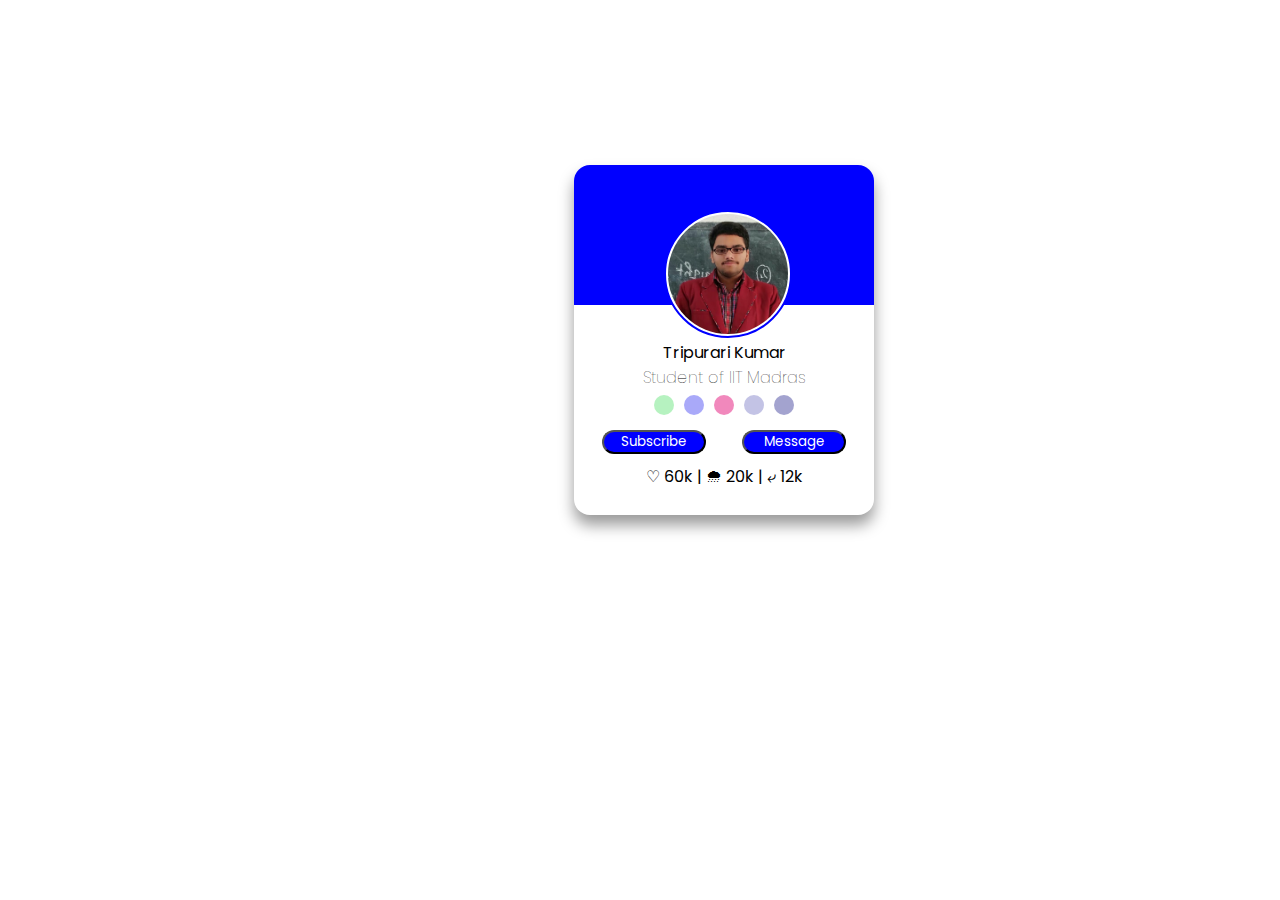
<file: Profile Card/index.html>
<!DOCTYPE html>
<html lang="en">
<head>
    <meta charset="UTF-8">
    <meta name="viewport" content="width=device-width, initial-scale=1.0">
    <title>Profile Card</title>
    <link rel="preconnect" href="https://fonts.googleapis.com">
    <link rel="preconnect" href="https://fonts.gstatic.com" crossorigin>
    <link href="https://fonts.googleapis.com/css2?family=Poppins&display=swap" rel="stylesheet">
    <link rel="stylesheet" href="https://cdnjs.cloudflare.com/ajax/libs/font-awesome/6.4.2/css/all.min.css" integrity="sha512-z3gLpd7yknf1YoNbCzqRKc4qyor8gaKU1qmn+CShxbuBusANI9QpRohGBreCFkKxLhei6S9CQXFEbbKuqLg0DA==" crossorigin="anonymous" referrerpolicy="no-referrer" />
    <link rel="stylesheet" href="style.css">
</head>
<body>
    <div class="box">
        <div class="header">
            <img src="Profile.jpeg" alt="Profile">
        </div>

        <div class="info">
            <h4><b>Tripurari Kumar</b><br>Student of IIT Madras</h4>
        </div>

        <div class="social_media">
            <i class="fa-brands fa-whatsapp" style="background-color: rgb(110, 229, 130);" ></i>
            <i class="fa-brands fa-facebook" style="background-color: rgb(84, 84, 244);"></i>
            <i class="fa-brands fa-instagram" style="background-color: rgb(227, 17, 122);"></i>
            <i class="fa-brands fa-twitter" style="background-color: rgb(135, 135, 203);" ></i>
            <i class="fa-brands fa-linkedin" style="background-color: rgb(71, 71, 159);"></i>

        </div>

        <div class="button">
            <button type="submit" class="btn">Subscribe</button>
            <button type="submit" class="btn">Message</button>
        </div>

        <div class="symbol">
            <p>&#9825; 60k | &#127784; 20k | &#10550; 12k  </p>
        </div>
    </div>
</body>
</html>
</file>
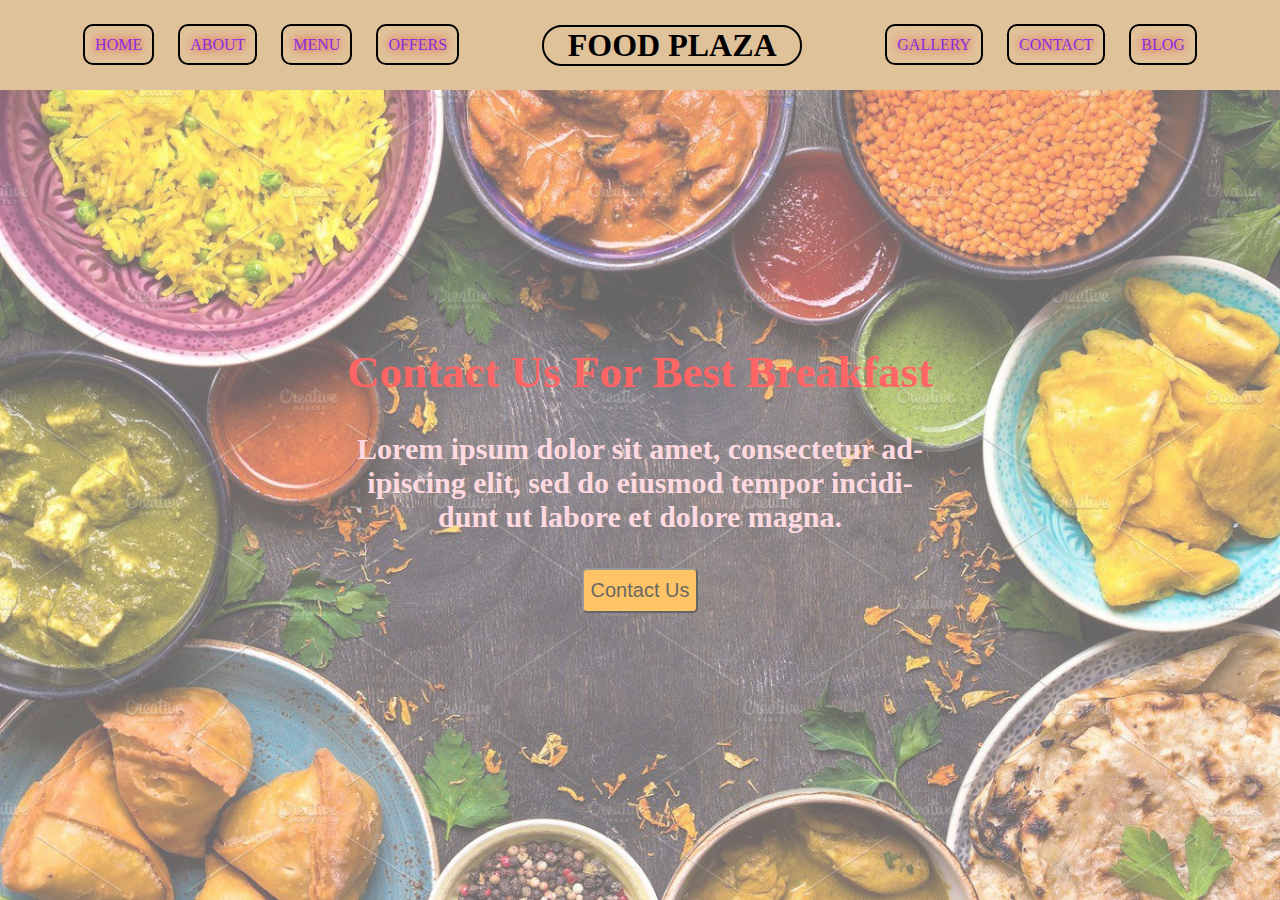
<file: Food Web/Food.html>
<!DOCTYPE html>
<html lang="en">
<head>
    <meta charset="UTF-8">
    <meta name="viewport" content="width=device-width, initial-scale=1.0">
    <title>Food</title>
    <link rel="stylesheet" href="Food.css">
</head>
<body>
    
        <div id="navbar">
            <div class="navlink">
                <a href="#">Home</a>
                <a href="#">About</a>
                <a href="#">Menu</a>
                <a href="#">Offers</a>
            </div>
            <h1>FOOD PLAZA</h1>
            <div class="navlink">
                <a href="#">Gallery</a>
                <a href="#">Contact</a>
                <a href="#">Blog</a>
            </div>
        </div>
    
    <div class="overlay">
        <div class="main">
                <div class="footer">
                    <h2>Contact Us For Best Breakfast</h2><br>
                    <p>Lorem ipsum dolor sit amet, consectetur ad-<br> ipiscing elit, sed do eiusmod tempor incidi-<br> dunt ut labore et dolore magna.</p><br>
                    <button type="submit">Contact Us</button>
                </div>
        </div>
    </div>   
    
</body>
</html>
</file>
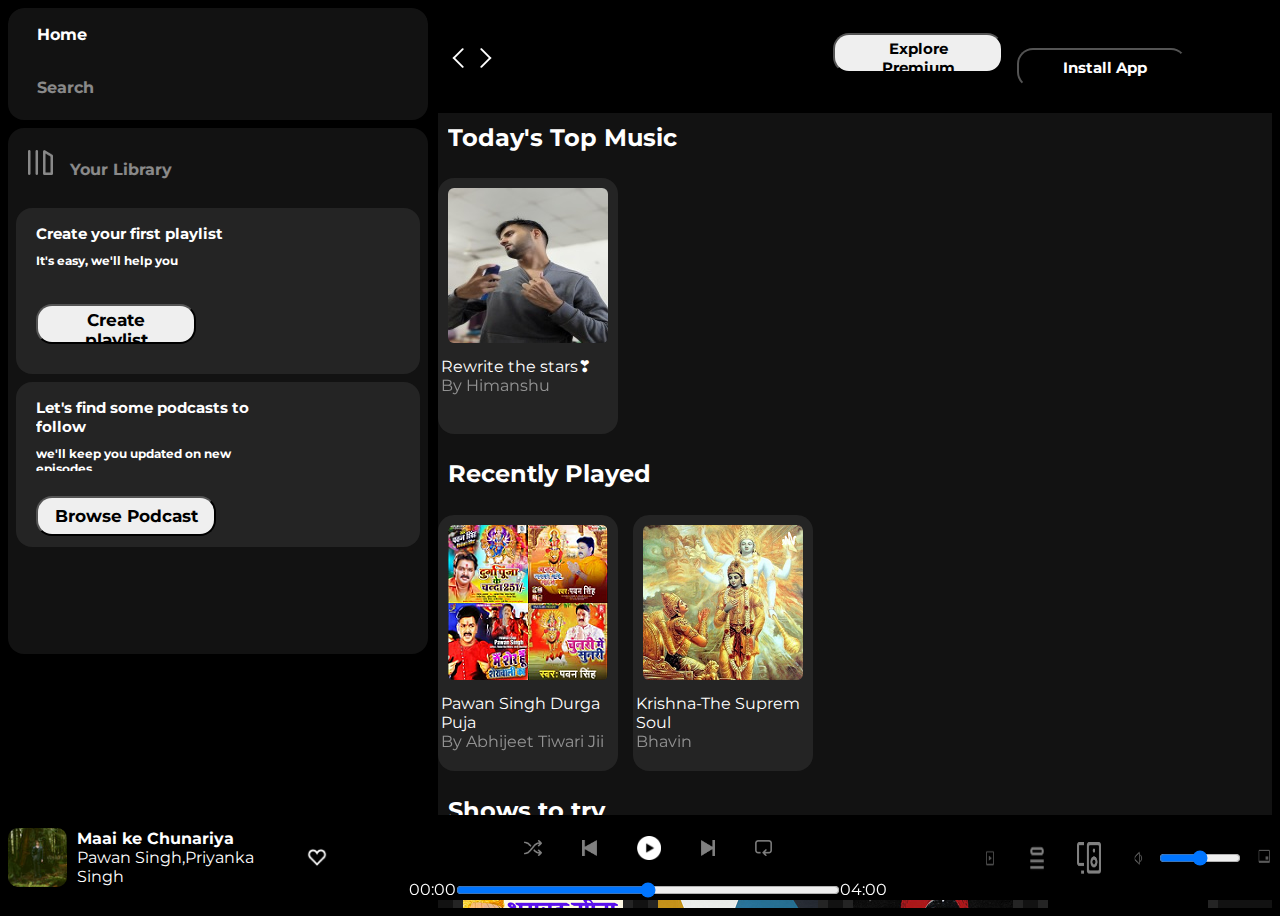
<file: Spotify Clone/spotify.html>
<!DOCTYPE html>
<html lang="en">
<head>
    <meta charset="UTF-8">
    <meta name="viewport" content="width=device-width, initial-scale=1.0">
    <link rel="icon" href="./Img/logo.png">
    <title>Spotify - Web Player: Music for everyone</title>
    <link rel="stylesheet" href="style.css">
    <link rel="preconnect" href="https://fonts.googleapis.com">
    <link rel="preconnect" href="https://fonts.gstatic.com" crossorigin>
    <link href="https://fonts.googleapis.com/css2?family=Montserrat:wght@300&family=Roboto:ital,wght@0,100;1,300&display=swap" rel="stylesheet">
    <link rel="stylesheet" href="https://cdnjs.cloudflare.com/ajax/libs/font-awesome/6.4.2/css/all.min.css" integrity="sha512-z3gLpd7yknf1YoNbCzqRKc4qyor8gaKU1qmn+CShxbuBusANI9QpRohGBreCFkKxLhei6S9CQXFEbbKuqLg0DA==" crossorigin="anonymous" referrerpolicy="no-referrer" />
</head>
<body>
    <div class="main">
        <div class="sidebar">
            <div class="nav">
                <div class="navbar" style="opacity: 1;"  >
                    <i class="fa-solid fa-house"></i>
                    <a href="#">Home</a>
                </div>

                <div class="navbar">
                    <i class="fa-solid fa-magnifying-glass"></i>
                    <a href="#">Search</a>
                </div>
            </div>
            <div class="library">
               <div class="option">
                    <div class="lib">
                        <img src="./Img/library_icon.png" alt="Lib">
                        <a href="#"> Your Library</a>
                    </div>

                    <div class="icon">
                        <i class="fa-solid fa-plus"></i>
                        <i class="fa-solid fa-arrow-right"></i>
                    </div>
                </div> 

                <div class="playlist">
                    <h3>Create your first playlist</h3>
                    <h5>It's easy, we'll help you</h5>
                    <button type="submit">Create playlist</button>
                </div>

                <div class="podcast">
                    <h3>Let's find some podcasts to follow</h3>
                    <h5>we'll keep you updated on new episodes</h5>
                    <button type="submit">Browse Podcast</button>
                </div>
            </div>
        </div>
        <div class="main_content">
            <div class="sticky_nav">
                <div class="nav-icon">
                    <img src="./Img/backward_icon.png" alt="Arrow">
                    <img src="./Img/forward_icon.png" class="hide" alt="Arrow">
                </div>
               
                <div class="nav-option">
                    <button type="submit" class="Install hide" >Explore Premium</button>
                    <button type="submit" class="Install button" style="opacity: 1;"><i class="fa-solid fa-circle-arrow-down" style="margin-right: 5px;"></i></i>Install App</button>
                    <i class="fa-sharp fa-solid fa-bell  Install user"></i>
                    <i class="fa-regular fa-user  Install user"></i>
                </div>
                
            </div>
            <div class="cards">
                <h2>Today's Top Music</h2>
                <div class="card_container">
                    <div class="card12">
                        <img src="./Img/Top.jpg" alt="Card">
                        <p class="card-title">Rewrite the stars&#10083;</p>
                        <p class="card-info" style="opacity: 0.5;">By Himanshu</p>
                    </div>
                </div>

                <h2>Recently Played</h2>
                <div class="card_container1">
                    <div class="card1">
                        <img src="./Img/Card 1.png" alt="Card">
                        <p class="card-title">Pawan Singh Durga Puja</p>
                        <p class="card-info" style="opacity: 0.5;">By Abhijeet Tiwari Jii</p>
                    </div>

                    <div class="card2">
                        <img src="./Img/Card2.png" alt="Card">
                        <p class="card-title">Krishna-The Suprem Soul</p>
                        <p class="card-info" style="opacity: 0.5;">Bhavin</p>
                    </div>
                </div>

                <h2>Shows to try</h2>
                <div class="card_container2">
                    <div class="card3">
                        <img src="./Img/Card3.png" alt="Card">
                        <p class="card-title">SHRIMAD BHAGWAT</p>
                        <p class="card-info" style="opacity: 0.5;">Amit Wadhwa</p>
                    </div>

                    <div class="card4">
                        <img src="./Img/Card4.png" alt="Card">
                        <p class="card-title">STAND UP</p>
                        <p class="card-info" style="opacity: 0.5;">Dhruv Rathod</p>
                    </div>

                    <div class="card5">
                        <img src="./Img/Card5.png" alt="Card">
                        <p class="card-title">Horror Tape</p>
                        <p class="card-info" style="opacity: 0.5;">V.K. Rawat</p>
                    </div>

                    <div class="card6">
                        <img src="./Img/Card6.png" alt="Card">
                        <p class="card-title">Indian Animtors</p>
                        <p class="card-info" style="opacity: 0.5;">NOT YOUR TYPE</p>
                    </div>
                </div>

                <h2>Shows to try</h2>
                <div class="card_container3">
                    <div class="card7">
                        <img src="./Img/Card7.png" alt="Card">
                        <p class="card-title">All out OO's Hindi</p>
                        <p class="card-info" style="opacity: 0.5;">Bollywood songs that ruled hearts in the Y2k...</p>
                    </div>

                    <div class="card8">
                        <img src="./Img/Card8.png" alt="Card">
                        <p class="card-title">90's Love Hits</p>
                        <p class="card-info" style="opacity: 0.5;">Relive that '90s with these beautiful romant..</p>
                    </div>

                    <div class="card9">
                        <img src="./Img/Card9.png" alt="Card">
                        <p class="card-title">90's Swagger</p>
                        <p class="card-info" style="opacity: 0.5;">Everything from cheesy floor-fillers to big beat..</p>
                    </div>

                    <div class="card10">
                        <img src="./Img/Card10.png" alt="Card">
                        <p class="card-title">90s Dance Bollywood</p>
                        <p class="card-info" style="opacity: 0.5;">Get jiggy with 90s 'dhinchak'</p>
                    </div>

                    <div class="card11">
                        <img src="./Img/Card11.png" alt="Card">
                        <p class="card-title">Top Punjabi Tracks..</p>
                        <p class="card-info" style="opacity: 0.5;">Punjabi songs we lovesd most this year.</p>
                    </div>
                </div>
            </div>

            <div class="footer1">
                <div class="Company">
                    <h3>Company</h3>
                    <p>About</p>
                    <p>Jobs</p>
                    <p>For the Record</p>
                </div>

                <div class="Communities">
                    <h3>Communities</h3>
                    <p>For Artists</p>
                    <p>Developer</p>
                    <p>Advertising</p>
                    <p>Investor</p>
                    <p>Vendor</p>
                </div>

                <div class="useful">
                    <h3>Useful Link</h3>
                    <p>Suport</p>
                    <p>Free Mobile App</p>
                </div>

                <div class="social">
                    <i class="fa-brands fa-instagram"></i>
                    <i class="fa-brands fa-twitter"></i>
                    <i class="fa-brands fa-facebook"></i>
                </div>
            </div>
            
            <!-- <div class="footer2">
                <div class="legal">
                    <p>Legal</p>
                    <p>Privacy Center</p>
                    <p>Policy</p>
                    <p>Cookies</p>
                    <p>About Ads</p>
                    <p>Accessibility</p>
                </div>
            </div> -->
        </div>
        <div class="music_player">
            <div class="album">
                <img src="./Img/album_picture.jpeg" alt="icon">
                <p><b>Maai ke Chunariya</b><br>Pawan Singh,Priyanka Singh</p>
                <img src="./Img/album_icon1.png" alt="icon" class="heart">
            </div>
            <div class="player">
                <div class="player-controls">
                    <img src="./Img/player_icon1.png" alt="icon">
                    <img src="./Img/player_icon2.png" alt="icon>">
                    <img src="./Img/player_icon3.png" alt="icon" style="opacity: 1; height: 1.5rem;">
                    <img src="./Img/player_icon4.png" alt="icon">
                    <img src="./Img/player_icon5.png" alt="icon">
            
                </div>

                <div class="playbar">
                    <span class="current-time">00:00</span>
                    <input type="range" min="0" max="100" class="progress">
                    <span class="total-time">04:00</span>
                </div>
            </div>
            <div class="controls">
                <img src="./Img/controls_icon1.png" alt="icon">
                <img src="./Img/controls_icon3.png" alt="icon">
                <img src="./Img/controls_icon4.png" alt="icon">
                <img src="./Img/controls_icon5.png" alt="icon">
                <input type="range" min="0" max="100">
                <img src="./Img/album_icon2.png" alt="icon>">
        
            </div>    
        </div>
       
    </div>
</body>
</html>
</file>
<file: Amazon Clone/style.css>
*{
    margin: 0;
    padding: 0;
    font-family: Arial;
    border: border-box;
}

.navbar{
    height: 60px;
    background-color: #0f1111;
    color: white;
    display: flex;
    align-items: center;
    justify-content: space-evenly;
}

.navlogo{
    height: 50px;
    width: 113px;
}

.logo{
    background-image: url(./Photos/amazon_logo.png);
    height: 50px;
    width: 100%;
    background-size: cover;
}

.border{
    border: 1.5px solid transparent;
}

.border:hover{
    border: 1.2px solid white;
    cursor: pointer;
}


.address1{
    color: #cccccc;
    font-size: 0.85rem;
    margin-left: 15px;
}

.address2{
    font-size: 1rem;
    margin-left: 3px;
}

.icon{
    display: flex;
    align-items: center;
}

.nav_search{
    display: flex;
    justify-content: space-evenly;
    width: 750px;
    height: 40px;
    border-radius: 4px;
}

/* .nav_search:hover{
    border: 2px solid  #5761f6;
} */

.search_option{
    background-color: #f3f3f3;
    width: 50px;
    text-align: center;
    border-top-left-radius: 4px;
    border-bottom-left-radius: 4px;
    border: none;
}

.search_bar{
    width: 100%;
    font-size: 1rem;
    border: none;

}

.search_icon{
    width: 45px;
    display: flex;
    justify-content: center;
    align-items: center;
    font-size: 1rem;
    background-color:#68fbfe;
    border-top-right-radius: 4px;
    border-bottom-right-radius: 4px;
    color: #0f1111;
}

.search_icon:hover{
    background-color: #6872fe;
}

span{
    font-size: 0.7rem;
}

.info{
    font-size: 0.85rem;
    font-weight: 700;
}

.cart i{
    font-size: 30px;
}

.cart{
    font-size: 0.85rem;
    font-weight: 700;
}

.pannel{
    height: 40px;
    background-color: #222f3d;
    display: flex;
    color: white;
    align-items: center;
    justify-content: space-evenly;
}

.paneel_option p{
    display: inline;
    margin-left: 15px;
}

.paneel_option{
    width: 80%;
    font-size: 0.85rem;
}

.paneel_deals{
    font-size: 0.9rem;
    font-weight: 700;
}

.hero{
    height: 350px;
    background-size: cover;
    background-image: url(./Photos/hero_image.jpg);
    display: flex;
    justify-content: center;
    align-items: flex-end;
    cursor: pointer;
}

.hero_message{
    background-color: white;
    color: black;
    height: 40px;
    width: 95%;
    display: flex;
    align-items: center;
    justify-content: center;
    font-size: 0.85rem;
    margin-bottom: 25px;
}

.hero_message a{
    color: #007185;
}

.hero_message a:hover{
    text-decoration: underline;
    color: #d8762fcc;
}

.shop{
    display: flex;
    flex-wrap: wrap;
    justify-content: space-evenly;
    background-color: #e2e7e6;
}

.box{
    height: 400px;
    width: 23% ;
    background-color: white;
    padding: 20px 0px 15px;
    margin-top: 15px ;
}

.img{
    height: 320px;
    background-size: cover;
    margin-top: 1rem;
    margin-bottom: 1rem;
}

.box_content{
    margin-left: 1rem;
    margin-right: 1rem;
}

.box_content .img:hover{
    cursor: pointer;
}

.box_content p{
    color: #007185;
}

.box_content p:hover{
    cursor: pointer;
    color: #d8762fcc;
}

footer{
    margin-top: 15px;
}


.foot1{
    background-color: #37475a;
    color: white;
    height: 50px;
    display: flex;
    justify-content: center;
    align-items: center;
    cursor: pointer;
}

.foot2{
    background-color: #222f3d;
    color: white;
    height: 500px;
    display: flex;
    justify-content: space-evenly;
}

.foot2 a:hover{
    text-decoration: underline;
}

p{
    font-weight: 700;
}

ul{
    margin-top: 20px;
}

ul a{
    display: block;
    font-size: 0.85rem;
    margin-top: 15px;
    color: #dddddd;
    cursor: pointer;
}

.foot3{
    background-color: #222f3d;
    color: white;
    border-top: 0.5px solid white;
    height: 70px;
    display: flex;
    justify-content: center;
    align-items: center;
}

.logo1{
    background-image: url(./Photos/amazon_logo.png);
    width: 100px;
    height: 50px;
    background-size: cover;
    cursor: pointer;
}


.foot4{
    background-color: #0f1111;
    color: white;
    height: 80px; 
    padding-top: 25px; 
    font-size: 0.7rem;
    text-align: center;
    line-height: 20px; 
}

.page{
    padding-top: 5px;
    cursor: pointer;
}

.page a{
    padding: 10px;
}

.page a:hover{
    text-decoration: underline;
}

.cpyright{
    padding-top: 5px;
}
</file>
<file: ATM Card/style.css>
*{
    padding: 0;
    margin: 0;
    font-family: 'Poppins', sans-serif;
    box-sizing: border-box;
}

section{
    position: relative;
    min-height: 100vh;
    width: 100%;
    background-color: #121321;
    display: flex;
    align-items: center;
    justify-content: center;
    color: #f3f5f5;

}

section::before{
    content: " ";
    position: absolute;
    height: 240px;
    width:240px ;
    border-radius: 50%;
    transform: translate(-150px, -100px);
    background: linear-gradient(90deg, #9c27b0, #f3f5f5);
}

section::after{
    content: " ";
    position: absolute;
    height: 240px;
    width:240px ;
    border-radius: 50%;
    transform: translate(150px, 100px);
    background: linear-gradient(90deg, #9c27b0, #f3f5f5);
}

.container {
    position: relative;
    height: 225px;
    width: 375px;
    z-index: 100;

}

.container .card{
    height: 100%;
    width: 100%;
    padding: 25px;
    border-radius: 25px;
    backdrop-filter: blur(25px);
    background-color: rgba(255, 255, 255, 0.1);
    box-shadow: 0 25px 45px rgba(0, 0, 0, 0.25);
    border-radius: 1px solid rgba(255, 255, 255, 0.1);
}

.front header{

}

.front .logo{
    display: flex;
    align-items: center;
}

.front header{
    display: flex;
    justify-content: space-between;
}

.front .logo img{
    width: 48px;
}

h5{
    font-size: 16px;
    font-weight: 400;
}

.front .chip{
    width: 50px;

}

.details{
    margin-top: 20px;
}

.details h4{
    letter-spacing: 1px;
}

.footer{
    display: flex;
    justify-content: space-between;
    margin-top: 30px;
}

.footer h4{
    letter-spacing: 1px;
}

.footer .num{
    opacity: 0.7;
    font-size: 20px
}
</file>
<file: IITM BS Clone/style.css>
*{
    padding: 0;
    margin: 0;
    /* overflow: hidden; */
    font-family: 'Noto Serif', serif;
}

.navbar{
    width: 100%;
    height: 60px;
    background-color: #f5f5f5;
    position: fixed;
    top: 0px;
    display: flex;
    align-items: center;
    padding: 16px;
}

.navbar h1{
    margin-left: 10px;
    font-size: 20px;
}

.image img{
    height: 58px;
}

.info{
    display: flex;
    margin-left: 970px;
}

.info p{
    margin-right: 30px;
    color: #a0332d;
    font-size: 15px;
}

.info button{
    width: 78px;
    height: 27.6px;
    color: #212529;
    letter-spacing: 0.025rem;
    border-radius: 0.5rem;
}

.navbar img:hover{
    cursor: pointer;
}

.navbar h1:hover{
    cursor: pointer;
}

.info:hover{
    cursor: pointer;
}

.info p:hover{
    color: #d6a64f;
}

.info button:hover{
    cursor: pointer;
    background-color: black;
    color: white;
}

.main{
    display: flex;

}

.sidebar{
    width: 340px;
    height: 742.4px;
    background-color: #efefef;
    padding: 30px;
    position: fixed;
    left: 0px;
    margin-top: 95px;
}

.menu{
    height: 523.513px;
    width: 251px;
    align-items: center;
    color: #707070;
    
}

.menu h6{
    padding: 8px 0;
    font-size: 14px;
    letter-spacing: 1px;
    font-weight: 150px;
}

.menu h6:hover{
    cursor: pointer;
}

.footer{
    width: 295px;
    height: 65.25px;
    line-height: 20px;
}

.footer h6{
    font-size: 13px;
    font-weight: lighter;
}


.main_content{
    width: 1000px;
    height: 15000px;
    overflow: auto;
    background-color: white;
    padding: 46px 40px;
    margin-top: 80px;
    margin-left: 400px;
}

.list1 h2{
    font-size: 26px;
    color: #1c1c1c;
    margin: 0px 0px 8px;
    font-weight: lighter;
}

.list1 h3{
    margin: 0 0 11.2px;
    color: #6a6a6a;
    font-weight: 20px;
    font-size: 16px;
}

hr{
    margin-top: 40px;
    margin-bottom: 40px;
    width: 1000px;
    opacity: 0.5;
}

.list2 h2{
    font-size: 26px;
    color: #1c1c1c;
    margin: 0px 0px 8px;
    font-weight: lighter;
}

.list2 h3{
    margin: 0 0 11.2px;
    color: #6a6a6a;
    font-weight: 20px;
    font-size: 16px;
    font-weight: lighter;
}

.list3 h2{
    font-size: 26px;
    color: #1c1c1c;
    margin: 0px 0px 8px;
    font-weight: lighter;
}

.list3 h3{
    margin: 0 0 11.2px;
    color: #6a6a6a;
    font-weight: 20px;
    font-size: 16px;
    font-weight: lighter;
}

.list4 h2{
    font-size: 26px;
    color: #1c1c1c;
    margin: 0px 0px 8px;
    font-weight: lighter;
}

.list4 h3{
    margin: 0 0 11.2px;
    color: #6a6a6a;
    font-weight: 20px;
    font-size: 16px;
    font-weight: lighter;
}

.footer_main{
    height: 54px;
    margin-top: 100px;
    background-color: #a0332d;
}

.footer_main p{
  padding: 15px;
  color: white;
  font-size: 12.8px;
}
</file>
<file: Profile Card/style.css>
*{  margin: 0;
    padding: 0;
    font-family: 'Poppins', sans-serif;
}

.box{
    height: 350px;
    width: 300px;
    border-radius: 1rem;
    position: relative;
    left: 35.9rem;
    top: 10.3rem;
    box-shadow: 0 10px 15px rgba(0, 0, 0, 0.4);
}

.header{
    height: 40%;
    width: 100%;
    background-color: blue;
    border-top-left-radius: 1rem;
    border-top-right-radius: 1rem;
}


img{
    padding: 2px;
    background-color: white;
    height: 120px;
    width: 120px;
    border-radius: 50%;
    margin-left: 30%;
    margin-top: 15%;
    border: 2px solid blue;
}

h4{
    text-align: center;
    margin-top: 35px;
    font-weight: lighter;
}

.social_media{
    display:flex ;
    justify-content:center;
    align-content: center;
}

.social_media i{
    padding: 10px;
    border-radius: 50%;
    background-color: blue;
    color: whitesmoke;
    margin: 5px;
    cursor: pointer;
    opacity: 0.5;
}

.social_media i:hover{
    opacity: 1;
}

.button{
    display: flex;
    align-items: center;
    justify-content: space-around;
    padding: 10px;
}

.btn{
    background-color: blue;
    color: white;
    border-radius: 1rem;
    height: 4.3%;
    width: 6.5rem;
}

.symbol{
    display: flex;
    justify-content: center;
    align-items: baseline;
}
</file>
<file: Food Web/Food.css>
*{
    margin: 0;
    padding: 0;
}

.main{
    height: 90vh;
    background-image: url(Food\ Background.jpg);
    background-size: cover;
    overflow: hidden;
}


.overlay{
    width: 100%;
    height: 100%;
    background-color: rgb(0, 0, 0);
    opacity: 0.6;
}



#navbar{
    width: 100%;
    height: 10vh;
    background-color: rgb(224, 194, 154);
    display: flex;
    justify-content: space-evenly;
    align-items: center;
}

.navlink a{
    margin: 10px;
    padding: 10px;
    color: blueviolet;
    font-weight: 40px;
    text-decoration: none;
    text-transform: uppercase;
    text-shadow: 0 0 10px #de0808;
    border: 2px solid black;
    border-radius: 10px;
}

h1{
    width: 20%;
    width: 20%;
    border: 2px solid black;
    border-radius: 20px;
    text-align: center;
}


.navlink a:hover {
   
   color: chocolate;
   font-weight: bold;
}


.footer{
    margin: 20% ;
    color: pink;
    text-align: center;
    font-size: 30px;
    font-weight: bolder;
}

.footer h2{
    color:red;
}

button{
    background-color: rgb(254, 157, 1);
    width: 15%;
    height: 5vh;
    border-radius: 5px;
    text-align: center;
    font-size: 20px;
    cursor: pointer;
}

button:hover{
    background-color: aqua;
}
</file>
<file: Spotify Clone/style.css>
*{
    padding: 0;
    margin: 0;
    font-family: 'Montserrat', sans-serif;
    overflow: hidden;
}

.main{
    display: flex;
    height: 100vh;
    background-color: black;
    padding: 8px;
}

.sidebar{
    background-color: black;  
    width: 420px;
    border-radius: 1rem;
    font-weight: bold;
    margin-right: 10px;
}

.main_content{
    flex: 1;
    overflow: auto;
    background-color: #121212;
}


.music_player{
    position: fixed;
    bottom: 0;
    width: 100%;
    height: 85px;
    border-radius: 1rem;
    display: flex;
    justify-content: space-between;
    align-items: center;
    background-color: black;
    color: white;
}



.nav a{
    text-decoration: none;
    margin: 5px;
    color: white;
}

.nav{
    background-color: #121212;
    border-radius: 1rem;
    color: white;
    height: 112px;
}

.navbar{
    padding: 8px 12px;
    display: flex;
    align-items: center;
    opacity: 0.5;
}

.navbar a{
    padding: 4px 12px;
}


.navbar:hover{
    opacity: 1;
}

.library{
    height: 526.4px;
    background-color: #121212;
    border-radius: 1rem;
    margin-top: 8px;

}

.option{
    display: flex;
    justify-content: space-between;
    align-items: center;
    padding: 8px 12px;
    height: 56px;
    
    
}

.lib{
    padding: 4px 8px;
    opacity: 0.5;
}

.lib:hover{
    opacity: 1;
}

.lib img{
    height: 25px;
    width: 25px;
}

.lib a{
    text-decoration: none;
    color: white;
    padding: 4px 12px;
    margin-top: 2px;
}

.icon{
    cursor: pointer;
    opacity: 0.5;
    padding: 5px;
    color: white;
}

.icon i{
    padding: 10px;
}

.icon:hover{
    opacity: 1;
}

.playlist{
    background-color: #242424;
    height: 133.6px;
    border-radius: 1rem;
    margin: 8px 8px;
    padding: 16px 20px;   
}

.playlist h3{
    width: 220px;
    height: 25.6;
    font-size: 15px;
    color: white;
}

.playlist h5{
    margin: 10px 0px;
    font-size:12px ;
    width: 200px;
    height: 25.6px;
     color: white;
}

.playlist button{
    width: 160px;
    height: 40px;
    font-weight: bold;
    padding: 4px 16px;
    border-radius: 1rem;
    font-size: 17px;
    margin: 15px 0px;
    cursor: pointer;
}

.playlist button:hover{
    width:165px ;
    height:45px ;
}

.podcast{
    background-color: #242424;
    height: 133.6px;
    border-radius: 1rem;
    margin: 8px 8px;
    padding: 16px 20px;
}

.podcast h3{
    width: 250px;
    height: 25.6;
    font-size: 15px;
    color: white;
}

.podcast h5{    
    margin: 10px 0px;
    font-size:12px ;
    width: 250px;
    height: 25.6px;
    color: white;
}

.podcast button{
    width: 180px;
    height: 40px;
    font-weight: bold;
    padding: 4px 16px;
    border-radius: 1rem;
    font-size: 17px;
    margin: 15px 0px;
    cursor: pointer;
}

.podcast button:hover{
    width:185px ;
    height:45px ;
}

.sticky_nav{
    position: sticky;
    top: 0;
    background-color:black;
    display: flex;
    justify-content:space-between ;
    align-items: center;
    padding: 1rem 0 1rem 0;
    margin-top: 0;
}

.nav-icon{
    margin: 0.52rem; 
}

.nav-option{
    color: white;
    padding: 4px 16px;
}

.nav-option button{
    width:170px ;
    height:40px ;
    font-weight: bold;
    border-radius: 1rem;
    font-size: 15px;
    margin: 5px;
}

.nav-option button:hover{
    width:173px ;
    height:43px ;
}

.Install{
    padding: 4px 16px;
    cursor: pointer;
}

.button{
    background-color: black;
    color: white;   
}


.user:hover{
    font-size: 18px;
    opacity: 1;
}

@media (max-width: 1000px) {
    .hide{
        display: none;
    }
}

.card_container{
    display: flex;
}

.card12{
    height:256.35px; 
    width: 180px;
    color: white;
    background-color: #242424;
    border-radius: 1rem;
    margin-top: 15px;
    margin-bottom: 15px;
    cursor: pointer;
}

.card12:hover{
    background-color: #4d4d4d;
}

.card12 img{
    padding: 10px 10px;
    border-radius: 1rem;
}

.card_container1{
    display: flex;
}

.cards p{
    margin-left: 3px;
}

.cards h2{
    color: white;
    font-weight: bold;
    width: 774px;
    height: 30.4px;
    margin: 10px;
}

.card1{
    height:256.35px; 
    width: 180px;
    color: white;
    background-color: #242424;
    border-radius: 1rem;
    margin-top: 15px;
    margin-bottom: 15px;
    cursor: pointer;
}

.card1:hover{
    background-color: #4d4d4d;
}

.card1 img{
    padding: 10px 10px;
    border-radius: 1rem;
}

.card2{
    height:256.35px; 
    width: 180px;
    color: white;
    background-color: #242424;
    border-radius: 1rem;
    margin-top: 15px;
    margin-left: 15px;
    margin-bottom: 15px;
    cursor: pointer;
}

.card2:hover{
    background-color: #4d4d4d;
}

.card2 img{
    padding: 10px 10px;
    border-radius: 1rem;
}

.card_container2{
    display: flex;
}

.card3{
    height:256.35px; 
    width: 180px;
    color: white;
    background-color: #242424;
    border-radius: 1rem;
    margin-top: 15px;
    margin-left: 15px;
    margin-bottom: 15px;
    cursor: pointer;
}

.card3:hover{
    background-color: #4d4d4d;
}

.card3 img{
    padding: 10px 10px;
    border-radius: 1rem;
}


.card4{
    height:256.35px; 
    width: 180px;
    color: white;
    background-color: #242424;
    border-radius: 1rem;
    margin-top: 15px;
    margin-left: 15px;
    margin-bottom: 15px;
    cursor: pointer;
}

.card4:hover{
    background-color: #4d4d4d;
}

.card4 img{
    padding: 10px 10px;
    border-radius: 1rem;
}

.card5{
    height:256.35px; 
    width: 180px;
    color: white;
    background-color: #242424;
    border-radius: 1rem;
    margin-top: 15px;
    margin-left: 15px;
    margin-bottom: 15px;
    cursor: pointer;
}

.card5:hover{
    background-color: #4d4d4d;
}

.card5 img{
    padding: 10px 10px;
    border-radius: 1rem;
}


.card6{
    height:256.35px; 
    width: 180px;
    color: white;
    background-color: #242424;
    border-radius: 1rem;
    margin-top: 15px;
    margin-left: 15px;
    margin-bottom: 15px;
    cursor: pointer;
}

.card6:hover{
    background-color: #4d4d4d;
}

.card6 img{
    padding: 10px 10px;
    border-radius: 1rem;
}

.card_container3{
    display: flex;
}

.card7{
    height:256.35px; 
    width: 180px;
    color: white;
    background-color: #242424;
    border-radius: 1rem;
    margin-top: 15px;
    margin-left: 15px;
    margin-bottom: 15px;
    cursor: pointer;
}

.card7:hover{
    background-color: #4d4d4d;
}

.card7 img{
    padding: 10px 10px;
    border-radius: 1rem;
}


.card8{
    height:256.35px; 
    width: 180px;
    color: white;
    background-color: #242424;
    border-radius: 1rem;
    margin-top: 15px;
    margin-left: 15px;
    margin-bottom: 15px;
    cursor: pointer;
}

.card8:hover{
    background-color: #4d4d4d;
}

.card8 img{
    padding: 10px 10px;
    border-radius: 1rem;
}

.card9{
    height:256.35px; 
    width: 180px;
    color: white;
    background-color: #242424;
    border-radius: 1rem;
    margin-top: 15px;
    margin-left: 15px;
    margin-bottom: 15px;
    cursor: pointer;
}

.card9:hover{
    background-color: #4d4d4d;
}

.card9 img{
    padding: 10px 10px;
    border-radius: 1rem;
}


.card10{
    height:256.35px; 
    width: 180px;
    color: white;
    background-color: #242424;
    border-radius: 1rem;
    margin-top: 15px;
    margin-left: 15px;
    margin-bottom: 15px;
    cursor: pointer;
}

.card10:hover{
    background-color: #4d4d4d;
}

.card10 img{
    padding: 10px 10px;
    border-radius: 1rem;
}

.card11{
    height:256.35px; 
    width: 180px;
    color: white;
    background-color: #242424;
    border-radius: 1rem;
    margin-top: 15px;
    margin-left: 15px;
    margin-bottom: 15px;
    cursor: pointer;
}

.card11:hover{
    background-color: #4d4d4d;
}

.card11 img{
    padding: 10px 10px;
    border-radius: 1rem;
}

.footer1{
    width: 100%;
    height: 300px;
    display: flex;
    justify-content: space-between;
    color: white;
    margin-top: 100px;
}

.footer1 .Company{
    margin-left: 20px;
}

.footer1 .social{
    margin-right: 20px;
    
}

.footer1 .social i{
    padding: 10px;
    background-color:#242424;
    border-radius: 50%;
}

.footer1 .social i:hover{
    background-color: #4d4d4d;
    border-radius: 50%;
}

.footer1 h3{
    font-weight: bold;
    margin-bottom: 15px;
}

.footer1 p{
    line-height: 30px;
    cursor: pointer;
    opacity: 0.5;
}

.footer1 p:hover{
    opacity: 1;
    text-decoration: underline;
}

/* .footer2{
    width: 100%;
    height: 200px;
    display: block;
    justify-content: space-evenly;
    color: white;
} */

.album{
    width: 25%;
    display: flex;
    justify-content: center;
    align-items: center;
}

.album img{
    border-radius: 10px;
}

.album p{
    margin-left: 10px;
}

.heart{
    margin-left:20px ;
}

.player{
    width: 50%;
}

.controls{
    width: 25%;
    display: flex;
    justify-content: center;
    align-items: center;
}

.player-controls{
    display: flex;
    justify-content: center;
    align-items: center;

}

.player-controls img{
    height: 1rem;
    margin: 20px;
    opacity: 0.5;
}

.player-controls img:hover{
    opacity: 1;
}

.playbar{
    display: flex;
    justify-content: center;
    align-items: center;
}

.progress{
    width: 60%;
}

.controls img{
    height: 2rem;
    margin: 15px;
    opacity: 0.5;
}
</file>
